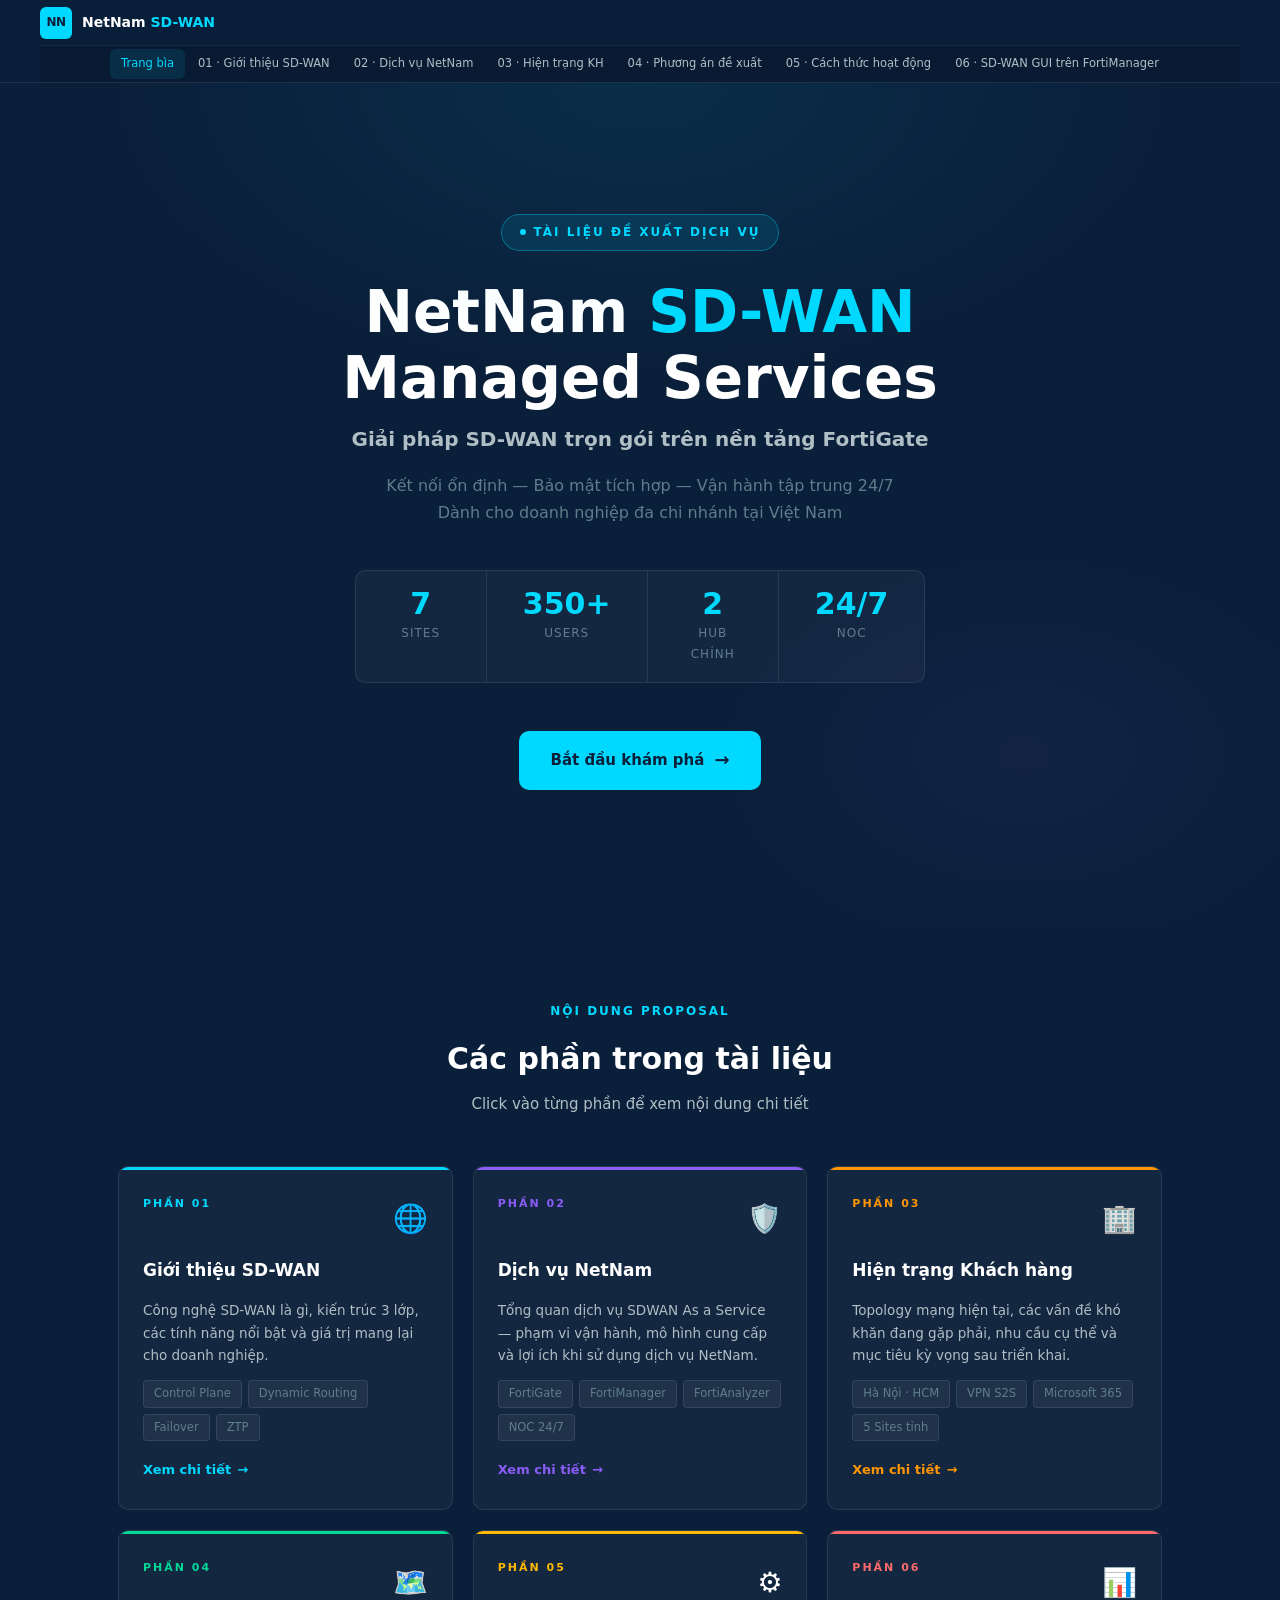
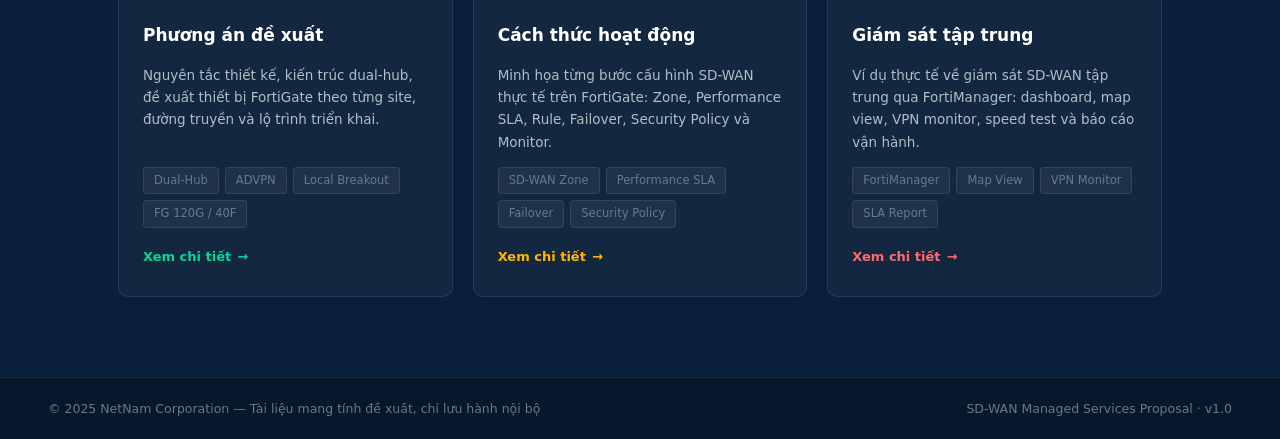
<file: index.html>
<!DOCTYPE html>
<html lang="vi">
<head>
  <meta charset="UTF-8">
  <meta name="viewport" content="width=device-width, initial-scale=1.0">
  <title>NetNam SD-WAN Managed Services — Proposal</title>
  <link rel="stylesheet" href="styles.css">
  <style>
    /* ── Index-specific styles ── */

    /* Full-screen hero */
    .hero {
      min-height: calc(100vh - 62px);
      display: flex; flex-direction: column;
      justify-content: center; align-items: center;
      text-align: center;
      padding: 80px 48px;
      position: relative; overflow: hidden;
    }
    .hero::before {
      content: '';
      position: absolute; inset: 0;
      background:
        radial-gradient(ellipse 60% 50% at 50% 0%, rgba(0,217,255,0.08) 0%, transparent 70%),
        radial-gradient(ellipse 40% 40% at 80% 80%, rgba(139,92,246,0.06) 0%, transparent 60%);
      pointer-events: none;
    }

    .hero-badge {
      display: inline-flex; align-items: center; gap: 8px;
      padding: 7px 18px;
      background: rgba(0,217,255,0.1);
      border: 1px solid rgba(0,217,255,0.35);
      border-radius: 20px;
      font-size: 12px; font-weight: 600;
      color: var(--accent-cyan);
      letter-spacing: 2px; text-transform: uppercase;
      margin-bottom: 28px;
    }
    .hero-badge .dot {
      width: 6px; height: 6px; border-radius: 50%;
      background: var(--accent-cyan);
      animation: pulse 2s infinite;
    }
    @keyframes pulse {
      0%, 100% { opacity: 1; transform: scale(1); }
      50% { opacity: 0.4; transform: scale(0.8); }
    }

    .hero h1 {
      font-size: 58px; font-weight: 800; line-height: 1.15;
      color: var(--text-primary);
      margin-bottom: 10px;
    }
    .hero h1 span { color: var(--accent-cyan); }
    .hero-sub {
      font-size: 20px; font-weight: 700;
      color: var(--text-secondary);
      margin-bottom: 16px;
    }
    .hero-desc {
      font-size: 16px; color: var(--text-muted);
      max-width: 580px; line-height: 1.7;
      margin-bottom: 44px;
    }

    /* Stats bar */
    .hero-stats {
      display: flex; gap: 0;
      background: var(--bg-card);
      border: 1px solid var(--border);
      border-radius: var(--radius);
      overflow: hidden;
      margin-bottom: 48px;
    }
    .hero-stat {
      padding: 18px 36px;
      text-align: center;
      border-right: 1px solid var(--border);
      flex: 1;
    }
    .hero-stat:last-child { border-right: none; }
    .hero-stat-num {
      font-size: 30px; font-weight: 800;
      color: var(--accent-cyan); line-height: 1;
      margin-bottom: 4px;
    }
    .hero-stat-label {
      font-size: 12px; color: var(--text-muted);
      text-transform: uppercase; letter-spacing: 1px;
    }

    /* CTA button */
    .hero-cta {
      display: inline-flex; align-items: center; gap: 10px;
      padding: 14px 32px;
      background: var(--accent-cyan);
      color: var(--bg-primary);
      border-radius: var(--radius);
      font-size: 15px; font-weight: 700;
      transition: var(--transition);
    }
    .hero-cta:hover {
      background: #33e4ff;
      transform: translateY(-2px);
      box-shadow: 0 8px 24px rgba(0,217,255,0.35);
    }
    .hero-cta .arrow {
      font-size: 18px;
      transition: transform var(--transition);
    }
    .hero-cta:hover .arrow { transform: translateX(4px); }

    /* ── Section navigator ── */
    .section-nav {
      padding: 72px 48px 80px;
      max-width: var(--max-w);
      margin: 0 auto;
    }
    .section-nav-header {
      text-align: center; margin-bottom: 48px;
    }
    .section-nav-header .label {
      font-size: 12px; font-weight: 600;
      letter-spacing: 2px; text-transform: uppercase;
      color: var(--accent-cyan);
      margin-bottom: 12px;
    }
    .section-nav-header h2 {
      font-size: 30px; font-weight: 700;
      color: var(--text-primary);
    }
    .section-nav-header p {
      font-size: 15px; color: var(--text-secondary);
      margin-top: 8px;
    }

    /* Section cards */
    .section-cards {
      display: grid;
      grid-template-columns: repeat(3, 1fr);
      gap: 20px;
    }
    .section-card {
      background: var(--bg-card);
      border: 1px solid var(--border);
      border-radius: var(--radius);
      padding: 28px 24px;
      display: flex; flex-direction: column;
      gap: 14px;
      transition: var(--transition);
      position: relative; overflow: hidden;
      cursor: pointer;
    }
    .section-card::before {
      content: ''; position: absolute;
      top: 0; left: 0; right: 0; height: 3px;
    }
    .section-card:nth-child(1)::before { background: var(--accent-cyan); }
    .section-card:nth-child(2)::before { background: var(--accent-purple); }
    .section-card:nth-child(3)::before { background: var(--accent-orange); }
    .section-card:nth-child(4)::before { background: var(--accent-green); }
    .section-card:nth-child(5)::before { background: var(--accent-gold); }
    .section-card:nth-child(6)::before { background: var(--accent-red); }

    .section-card:hover {
      background: var(--bg-card-hover);
      transform: translateY(-3px);
      box-shadow: var(--shadow);
      border-color: rgba(255,255,255,0.15);
    }

    .sc-top {
      display: flex; align-items: flex-start; justify-content: space-between;
    }
    .sc-num {
      font-size: 11px; font-weight: 700;
      letter-spacing: 2px; text-transform: uppercase;
      color: var(--text-muted);
    }
    .section-card:nth-child(1) .sc-num { color: var(--accent-cyan); }
    .section-card:nth-child(2) .sc-num { color: var(--accent-purple); }
    .section-card:nth-child(3) .sc-num { color: var(--accent-orange); }
    .section-card:nth-child(4) .sc-num { color: var(--accent-green); }
    .section-card:nth-child(5) .sc-num { color: var(--accent-gold); }
    .section-card:nth-child(6) .sc-num { color: var(--accent-red); }

    .sc-icon { font-size: 28px; }
    .sc-title {
      font-size: 17px; font-weight: 700; color: var(--text-primary);
    }
    .sc-desc {
      font-size: 13.5px; color: var(--text-secondary); line-height: 1.65;
      flex: 1;
    }
    .sc-topics {
      display: flex; flex-wrap: wrap; gap: 6px;
    }
    .sc-topic {
      font-size: 11.5px;
      padding: 3px 10px;
      border-radius: 4px;
      background: rgba(255,255,255,0.05);
      color: var(--text-muted);
      border: 1px solid var(--border);
    }
    .sc-link {
      display: flex; align-items: center; gap: 6px;
      font-size: 13px; font-weight: 600;
      color: var(--accent-cyan);
      margin-top: 4px;
    }
    .section-card:nth-child(2) .sc-link { color: var(--accent-purple); }
    .section-card:nth-child(3) .sc-link { color: var(--accent-orange); }
    .section-card:nth-child(4) .sc-link { color: var(--accent-green); }
    .section-card:nth-child(5) .sc-link { color: var(--accent-gold); }
    .section-card:nth-child(6) .sc-link { color: var(--accent-red); }
    .sc-link .arr { transition: transform var(--transition); }
    .section-card:hover .sc-link .arr { transform: translateX(4px); }

    /* ── Responsive ── */
    @media (max-width: 900px) {
      .hero h1 { font-size: 38px; }
      .section-cards { grid-template-columns: repeat(2, 1fr); }
      .hero-stats { flex-wrap: wrap; }
      .hero-stat { min-width: 50%; }
      .section-nav { padding-left: 20px; padding-right: 20px; }
    }
    @media (max-width: 600px) {
      .hero { padding: 60px 20px; }
      .hero h1 { font-size: 28px; }
      .hero-sub { font-size: 16px; }
      .section-cards { grid-template-columns: 1fr; }
    }
  </style>
</head>
<body>

  <!-- ══ NAVBAR ══ -->
  <nav class="navbar">
    <div class="navbar-brand">
      <div class="navbar-logo">NN</div>
      <span class="navbar-name">NetNam <span>SD-WAN</span></span>
    </div>
    <ul class="navbar-links">
      <li><a href="index.html" class="active">Trang bìa</a></li>
      <li><a href="01-gioi-thieu-sdwan.html">01 · Giới thiệu SD-WAN</a></li>
      <li><a href="02-dich-vu-netnam.html">02 · Dịch vụ NetNam</a></li>
      <li><a href="03-hien-trang-khach-hang.html">03 · Hiện trạng KH</a></li>
      <li><a href="04-phuong-an-de-xuat.html">04 · Phương án đề xuất</a></li>
      <li><a href="05-cach-thuc-hoat-dong.html">05 · Cách thức hoạt động</a></li>
      <li><a href="06-giam-sat-tap-trung.html">06 · SD-WAN GUI trên FortiManager</a></li>
    </ul>
  </nav>

  <!-- ══ HERO ══ -->
  <section class="hero">
    <div class="hero-badge">
      <span class="dot"></span>
      Tài liệu đề xuất dịch vụ
    </div>

    <h1>NetNam <span>SD-WAN</span><br>Managed Services</h1>
    <p class="hero-sub">Giải pháp SD-WAN trọn gói trên nền tảng FortiGate</p>
    <p class="hero-desc">
      Kết nối ổn định — Bảo mật tích hợp — Vận hành tập trung 24/7<br>
      Dành cho doanh nghiệp đa chi nhánh tại Việt Nam
    </p>

    <div class="hero-stats">
      <div class="hero-stat">
        <div class="hero-stat-num">7</div>
        <div class="hero-stat-label">Sites</div>
      </div>
      <div class="hero-stat">
        <div class="hero-stat-num">350+</div>
        <div class="hero-stat-label">Users</div>
      </div>
      <div class="hero-stat">
        <div class="hero-stat-num">2</div>
        <div class="hero-stat-label">Hub chính</div>
      </div>
      <div class="hero-stat">
        <div class="hero-stat-num">24/7</div>
        <div class="hero-stat-label">NOC</div>
      </div>
    </div>

    <a href="01-gioi-thieu-sdwan.html" class="hero-cta">
      Bắt đầu khám phá <span class="arrow">→</span>
    </a>
  </section>

  <!-- ══ SECTION NAVIGATOR ══ -->
  <div class="section-nav">
    <div class="section-nav-header">
      <p class="label">Nội dung proposal</p>
      <h2>Các phần trong tài liệu</h2>
      <p>Click vào từng phần để xem nội dung chi tiết</p>
    </div>

    <div class="section-cards">

      <!-- Card 01 -->
      <a href="01-gioi-thieu-sdwan.html" class="section-card">
        <div class="sc-top">
          <span class="sc-num">Phần 01</span>
          <span class="sc-icon">🌐</span>
        </div>
        <div class="sc-title">Giới thiệu SD-WAN</div>
        <div class="sc-desc">
          Công nghệ SD-WAN là gì, kiến trúc 3 lớp, các tính năng nổi bật và giá trị mang lại cho doanh nghiệp.
        </div>
        <div class="sc-topics">
          <span class="sc-topic">Control Plane</span>
          <span class="sc-topic">Dynamic Routing</span>
          <span class="sc-topic">Failover</span>
          <span class="sc-topic">ZTP</span>
        </div>
        <div class="sc-link">Xem chi tiết <span class="arr">→</span></div>
      </a>

      <!-- Card 02 -->
      <a href="02-dich-vu-netnam.html" class="section-card">
        <div class="sc-top">
          <span class="sc-num">Phần 02</span>
          <span class="sc-icon">🛡️</span>
        </div>
        <div class="sc-title">Dịch vụ NetNam</div>
        <div class="sc-desc">
          Tổng quan dịch vụ SDWAN As a Service — phạm vi vận hành, mô hình cung cấp và lợi ích khi sử dụng dịch vụ NetNam.
        </div>
        <div class="sc-topics">
          <span class="sc-topic">FortiGate</span>
          <span class="sc-topic">FortiManager</span>
          <span class="sc-topic">FortiAnalyzer</span>
          <span class="sc-topic">NOC 24/7</span>
        </div>
        <div class="sc-link">Xem chi tiết <span class="arr">→</span></div>
      </a>

      <!-- Card 03 -->
      <a href="03-hien-trang-khach-hang.html" class="section-card">
        <div class="sc-top">
          <span class="sc-num">Phần 03</span>
          <span class="sc-icon">🏢</span>
        </div>
        <div class="sc-title">Hiện trạng Khách hàng</div>
        <div class="sc-desc">
          Topology mạng hiện tại, các vấn đề khó khăn đang gặp phải, nhu cầu cụ thể và mục tiêu kỳ vọng sau triển khai.
        </div>
        <div class="sc-topics">
          <span class="sc-topic">Hà Nội · HCM</span>
          <span class="sc-topic">VPN S2S</span>
          <span class="sc-topic">Microsoft 365</span>
          <span class="sc-topic">5 Sites tỉnh</span>
        </div>
        <div class="sc-link">Xem chi tiết <span class="arr">→</span></div>
      </a>

      <!-- Card 04 -->
      <a href="04-phuong-an-de-xuat.html" class="section-card">
        <div class="sc-top">
          <span class="sc-num">Phần 04</span>
          <span class="sc-icon">🗺️</span>
        </div>
        <div class="sc-title">Phương án đề xuất</div>
        <div class="sc-desc">
          Nguyên tắc thiết kế, kiến trúc dual-hub, đề xuất thiết bị FortiGate theo từng site, đường truyền và lộ trình triển khai.
        </div>
        <div class="sc-topics">
          <span class="sc-topic">Dual-Hub</span>
          <span class="sc-topic">ADVPN</span>
          <span class="sc-topic">Local Breakout</span>
          <span class="sc-topic">FG 120G / 40F</span>
        </div>
        <div class="sc-link">Xem chi tiết <span class="arr">→</span></div>
      </a>

      <!-- Card 05 -->
      <a href="05-cach-thuc-hoat-dong.html" class="section-card">
        <div class="sc-top">
          <span class="sc-num">Phần 05</span>
          <span class="sc-icon">⚙️</span>
        </div>
        <div class="sc-title">Cách thức hoạt động</div>
        <div class="sc-desc">
          Minh họa từng bước cấu hình SD-WAN thực tế trên FortiGate: Zone, Performance SLA, Rule, Failover, Security Policy và Monitor.
        </div>
        <div class="sc-topics">
          <span class="sc-topic">SD-WAN Zone</span>
          <span class="sc-topic">Performance SLA</span>
          <span class="sc-topic">Failover</span>
          <span class="sc-topic">Security Policy</span>
        </div>
        <div class="sc-link">Xem chi tiết <span class="arr">→</span></div>
      </a>

      <!-- Card 06 -->
      <a href="06-giam-sat-tap-trung.html" class="section-card">
        <div class="sc-top">
          <span class="sc-num">Phần 06</span>
          <span class="sc-icon">📊</span>
        </div>
        <div class="sc-title">Giám sát tập trung</div>
        <div class="sc-desc">
          Ví dụ thực tế về giám sát SD-WAN tập trung qua FortiManager: dashboard, map view, VPN monitor, speed test và báo cáo vận hành.
        </div>
        <div class="sc-topics">
          <span class="sc-topic">FortiManager</span>
          <span class="sc-topic">Map View</span>
          <span class="sc-topic">VPN Monitor</span>
          <span class="sc-topic">SLA Report</span>
        </div>
        <div class="sc-link">Xem chi tiết <span class="arr">→</span></div>
      </a>

    </div>
  </div>

  <!-- ══ FOOTER ══ -->
  <footer class="footer">
    <span>© 2025 NetNam Corporation — Tài liệu mang tính đề xuất, chỉ lưu hành nội bộ</span>
    <span>SD-WAN Managed Services Proposal · v1.0</span>
  </footer>

</body>
</html>
</file>
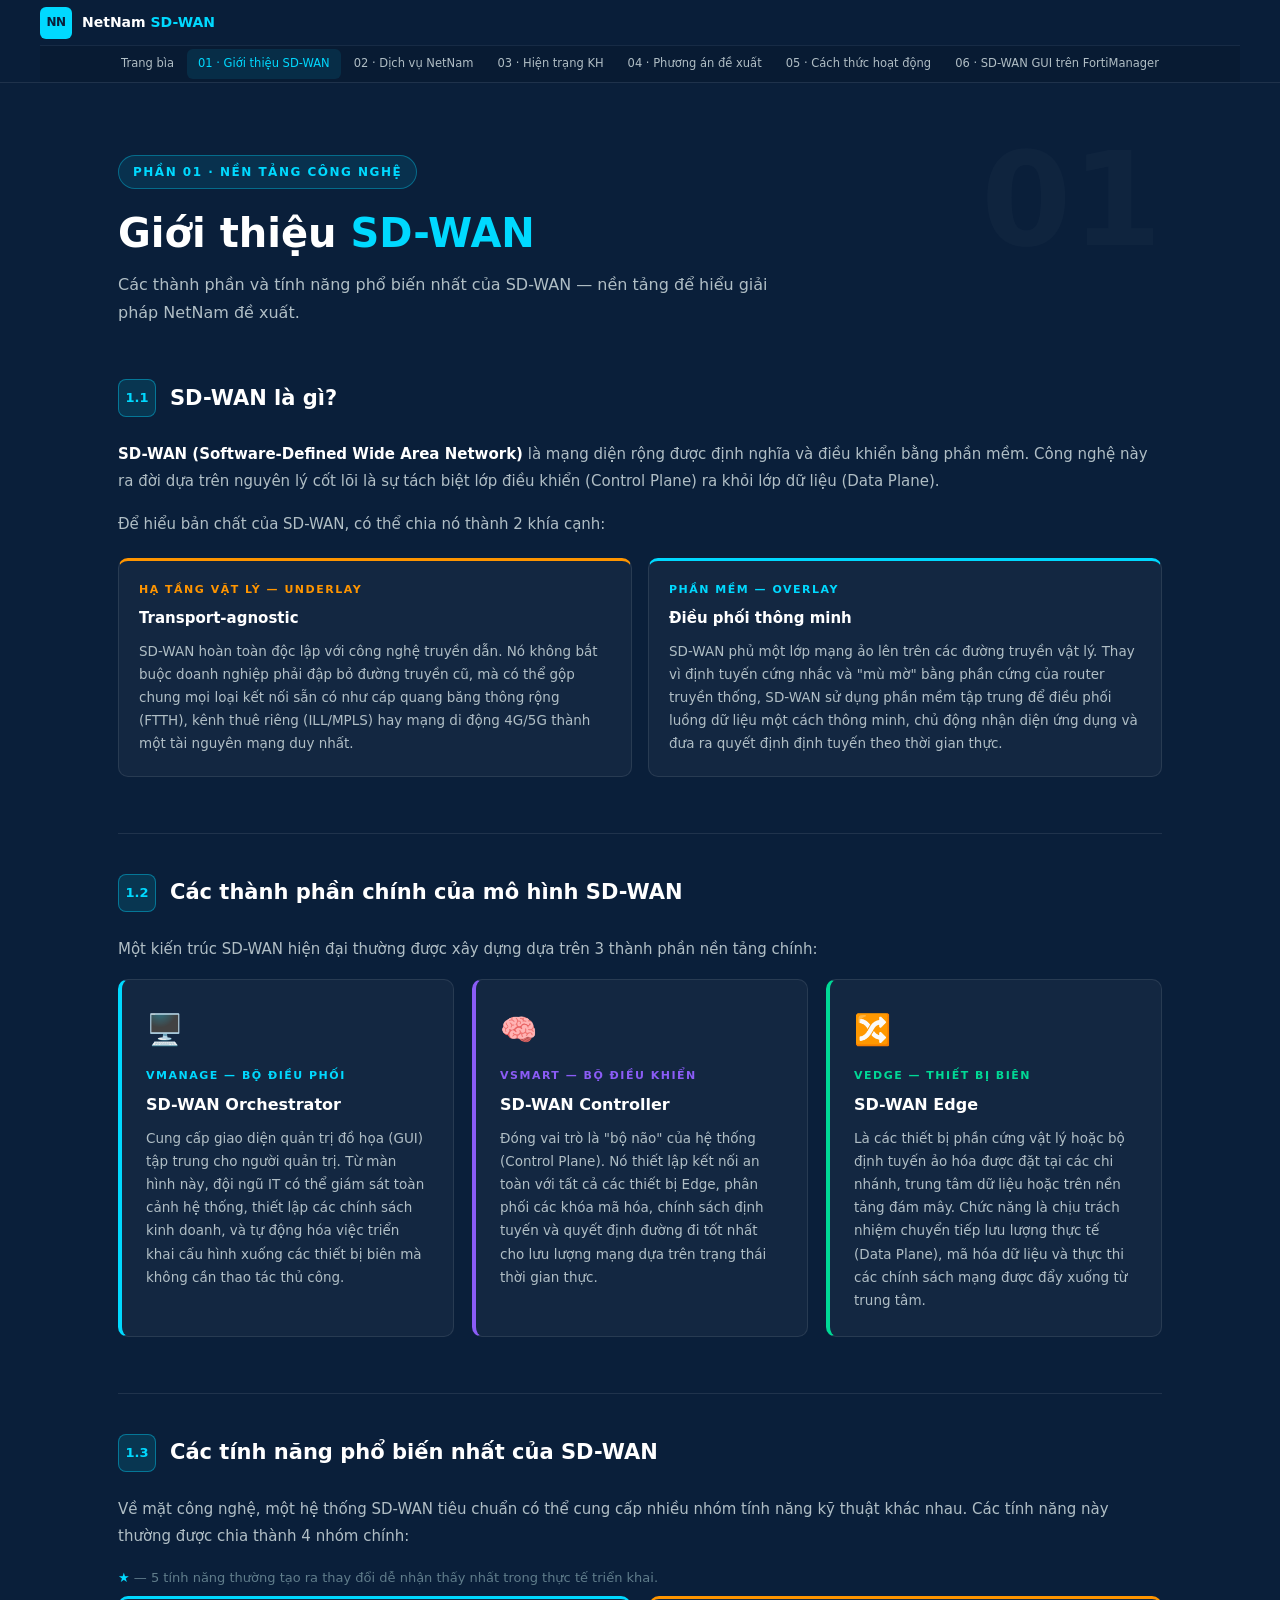
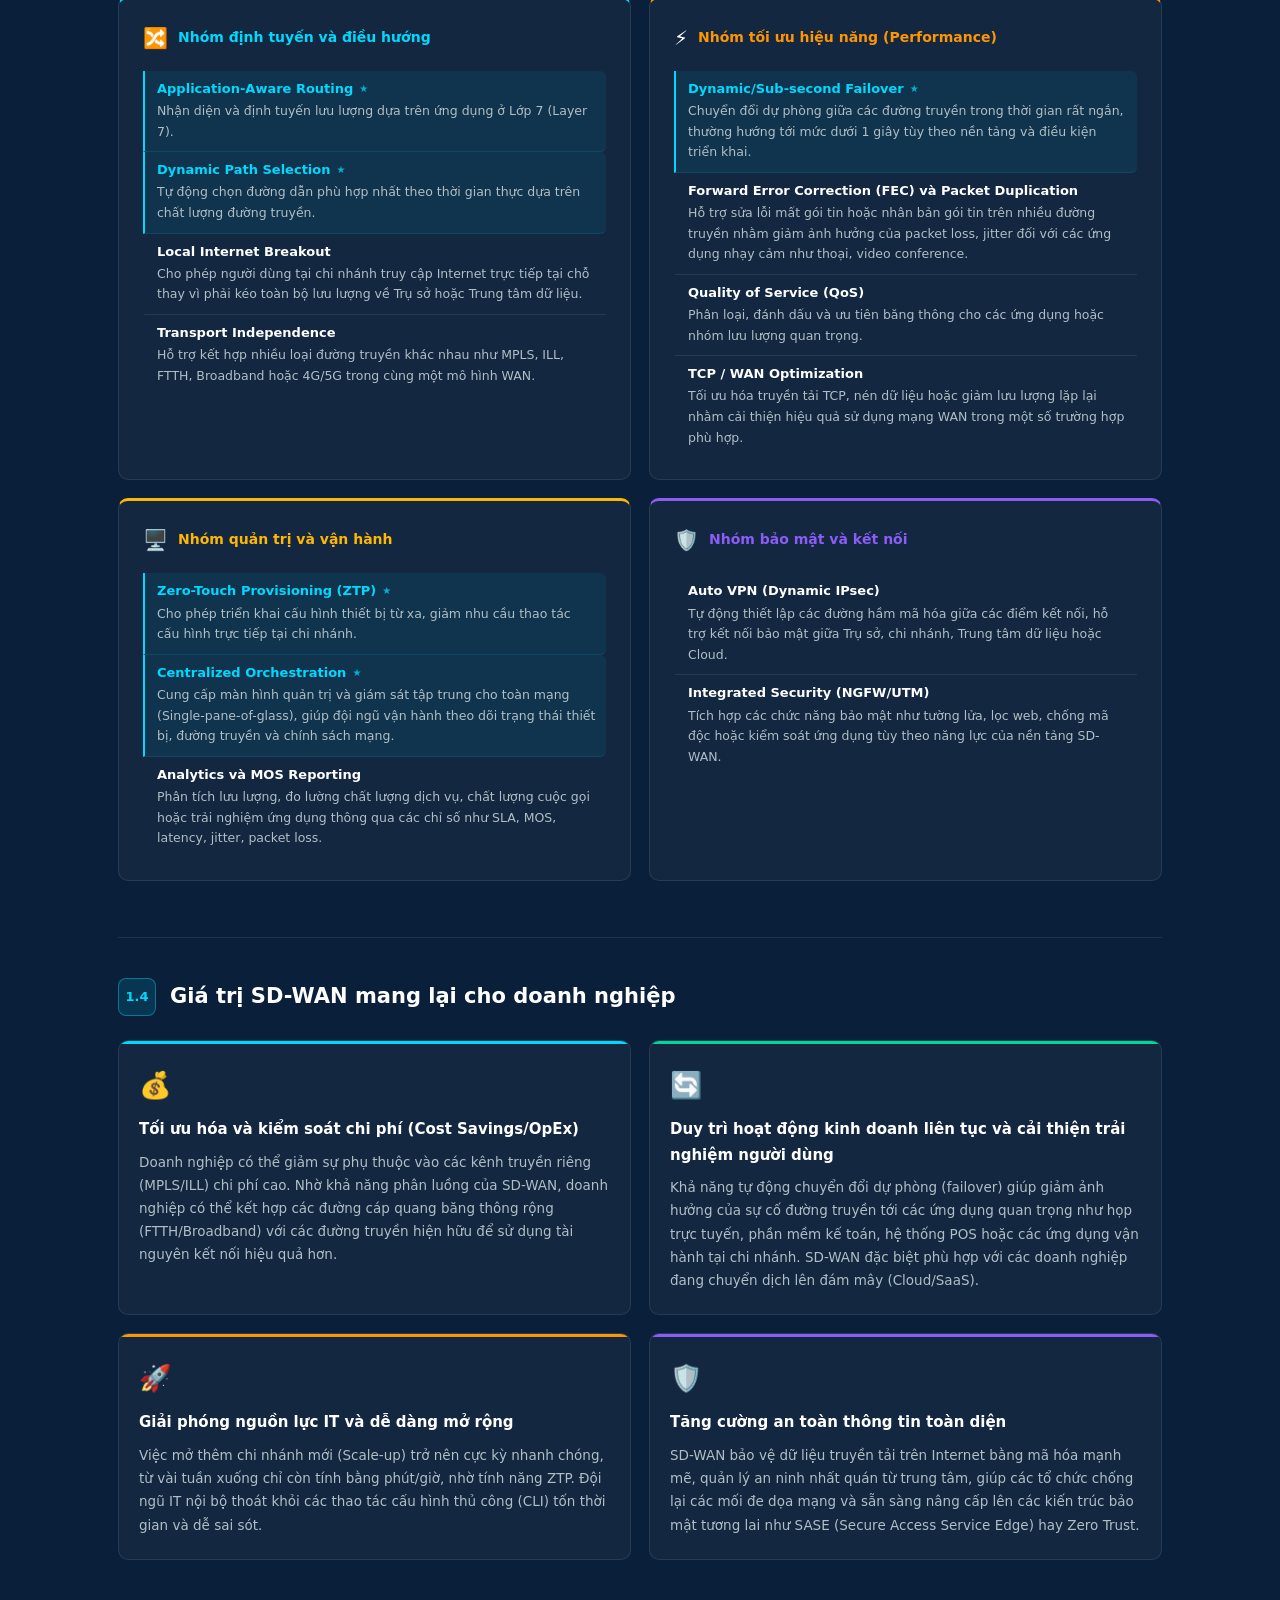
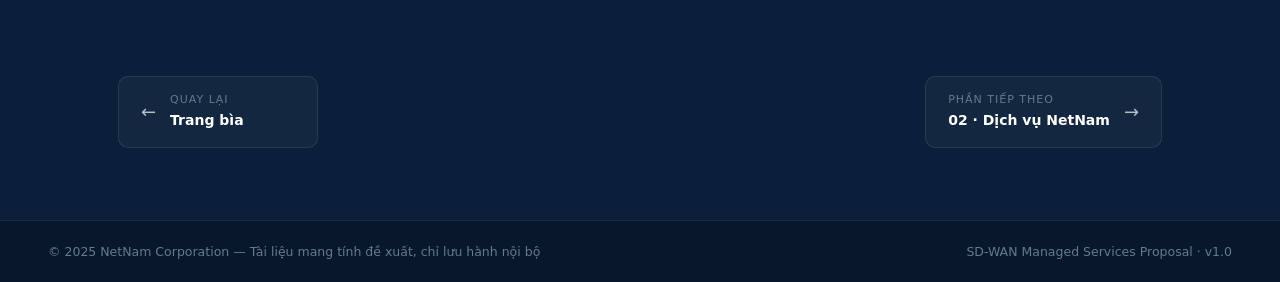
<file: 01-gioi-thieu-sdwan.html>
<!DOCTYPE html>
<html lang="vi">
<head>
  <meta charset="UTF-8">
  <meta name="viewport" content="width=device-width, initial-scale=1.0">
  <title>Giới thiệu SD-WAN — NetNam SD-WAN Proposal</title>
  <link rel="stylesheet" href="styles.css">
  <style>
    /* Component cards & value cards — stretch to equal height */
    .cards-grid .component-card,
    .cards-grid .value-card {
      height: 100%;
    }

    /* ── Two-column (underlay / overlay) ── */
    .two-col {
      display: grid; grid-template-columns: repeat(2, 1fr);
      gap: 16px; margin: 20px 0;
    }
    .two-col-card {
      background: var(--bg-card);
      border: 1px solid var(--border);
      border-radius: var(--radius);
      padding: 20px;
      display: flex; flex-direction: column;
    }
    .two-col-card.underlay { border-top: 3px solid var(--accent-orange); }
    .two-col-card.overlay  { border-top: 3px solid var(--accent-cyan); }
    .tc-label {
      font-size: 11px; font-weight: 700; letter-spacing: 1.5px;
      text-transform: uppercase; margin-bottom: 6px;
    }
    .underlay .tc-label { color: var(--accent-orange); }
    .overlay  .tc-label { color: var(--accent-cyan); }
    .tc-title {
      font-size: 15px; font-weight: 700; color: var(--text-primary);
      margin-bottom: 8px;
    }
    .tc-desc {
      font-size: 13.5px; color: var(--text-secondary); line-height: 1.72;
    }

    /* ── Architecture component cards ── */
    .component-card {
      background: var(--bg-card);
      border: 1px solid var(--border);
      border-radius: var(--radius);
      padding: 24px;
      transition: var(--transition);
      position: relative; overflow: hidden;
      display: flex; flex-direction: column;
    }
    .component-card:hover {
      background: var(--bg-card-hover);
      transform: translateY(-2px);
      box-shadow: var(--shadow-sm);
    }
    .component-card.orchestrator { border-left: 4px solid var(--accent-cyan); }
    .component-card.controller   { border-left: 4px solid var(--accent-purple); }
    .component-card.edge         { border-left: 4px solid var(--accent-green); }
    .comp-icon { font-size: 30px; margin-bottom: 12px; }
    .comp-role {
      font-size: 11px; font-weight: 700; letter-spacing: 1.5px;
      text-transform: uppercase; margin-bottom: 6px;
    }
    .orchestrator .comp-role { color: var(--accent-cyan); }
    .controller   .comp-role { color: var(--accent-purple); }
    .edge         .comp-role { color: var(--accent-green); }
    .comp-name {
      font-size: 16px; font-weight: 700;
      color: var(--text-primary); margin-bottom: 8px;
    }
    .comp-desc {
      font-size: 13.5px; color: var(--text-secondary); line-height: 1.72;
    }

    /* ── Feature group CARDS (2×2 grid) ── */
    .feat-group-card {
      background: var(--bg-card);
      border: 1px solid var(--border);
      border-radius: var(--radius);
      padding: 22px 24px;
      transition: var(--transition);
      position: relative; overflow: hidden;
      display: flex; flex-direction: column;
    }
    .feat-group-card:hover {
      background: var(--bg-card-hover);
      box-shadow: var(--shadow-sm);
    }
    .feat-group-card.g1 { border-top: 3px solid var(--accent-cyan); }
    .feat-group-card.g2 { border-top: 3px solid var(--accent-orange); }
    .feat-group-card.g3 { border-top: 3px solid var(--accent-gold); }
    .feat-group-card.g4 { border-top: 3px solid var(--accent-purple); }

    .fg-header {
      display: flex; align-items: center; gap: 10px;
      margin-bottom: 16px;
    }
    .fg-icon { font-size: 20px; }
    .fg-title {
      font-size: 14px; font-weight: 700;
    }
    .g1 .fg-title { color: var(--accent-cyan); }
    .g2 .fg-title { color: var(--accent-orange); }
    .g3 .fg-title { color: var(--accent-gold); }
    .g4 .fg-title { color: var(--accent-purple); }

    /* ── Feature item list — label + desc stacked ── */
    .fg-list { list-style: none; flex: 1; }
    .fg-list li {
      padding: 9px 10px 9px 12px;
      border-left: 2px solid transparent;
      border-bottom: 1px solid var(--border);
      margin-bottom: 0;
      transition: var(--transition);
    }
    .fg-list li:last-child { border-bottom: none; }
    .fi-name {
      font-size: 13px; font-weight: 700;
      color: var(--text-primary);
      margin-bottom: 3px;
      line-height: 1.4;
    }
    .fi-desc {
      font-size: 12.5px; color: var(--text-secondary);
      line-height: 1.65;
    }

    /* Highlighted item — marked as top-5 */
    .fg-list li.featured {
      background: rgba(0,217,255,0.07);
      border-left: 2px solid var(--accent-cyan);
      border-bottom-color: rgba(0,217,255,0.12);
      border-radius: 0 6px 6px 0;
    }
    .fg-list li.featured .fi-name {
      color: var(--accent-cyan);
      display: flex; align-items: center; gap: 6px;
    }
    .fg-list li.featured .fi-name::after {
      content: '★';
      font-size: 10px;
      opacity: 0.75;
      flex-shrink: 0;
    }

    /* ── Value cards ── */
    .value-card {
      background: var(--bg-card);
      border: 1px solid var(--border);
      border-radius: var(--radius);
      padding: 22px 20px;
      transition: var(--transition);
      position: relative; overflow: hidden;
      display: flex; flex-direction: column;
    }
    .value-card::before {
      content: ''; position: absolute;
      top: 0; left: 0; right: 0; height: 3px;
    }
    .value-card:nth-child(1)::before { background: var(--accent-cyan); }
    .value-card:nth-child(2)::before { background: var(--accent-green); }
    .value-card:nth-child(3)::before { background: var(--accent-orange); }
    .value-card:nth-child(4)::before { background: var(--accent-purple); }
    .value-card:hover {
      background: var(--bg-card-hover);
      transform: translateY(-2px);
      box-shadow: var(--shadow-sm);
    }
    .value-card-icon { font-size: 26px; margin-bottom: 10px; }
    .value-card h3 {
      font-size: 15px; font-weight: 700;
      color: var(--text-primary); margin-bottom: 8px;
    }
    .value-card p {
      font-size: 13.5px; color: var(--text-secondary); line-height: 1.72;
    }

    @media (max-width: 760px) {
      .two-col, .hl-cards { grid-template-columns: 1fr; }
    }
  </style>
</head>
<body>

  <!-- ══ NAVBAR ══ -->
  <nav class="navbar">
    <div class="navbar-brand">
      <div class="navbar-logo">NN</div>
      <span class="navbar-name">NetNam <span>SD-WAN</span></span>
    </div>
    <ul class="navbar-links">
      <li><a href="index.html">Trang bìa</a></li>
      <li><a href="01-gioi-thieu-sdwan.html" class="active">01 · Giới thiệu SD-WAN</a></li>
      <li><a href="02-dich-vu-netnam.html">02 · Dịch vụ NetNam</a></li>
      <li><a href="03-hien-trang-khach-hang.html">03 · Hiện trạng KH</a></li>
      <li><a href="04-phuong-an-de-xuat.html">04 · Phương án đề xuất</a></li>
      <li><a href="05-cach-thuc-hoat-dong.html">05 · Cách thức hoạt động</a></li>
      <li><a href="06-giam-sat-tap-trung.html">06 · SD-WAN GUI trên FortiManager</a></li>
    </ul>
  </nav>

  <!-- ══ PAGE HERO ══ -->
  <header class="page-hero">
    <div class="hero-badge">Phần 01 · Nền tảng công nghệ</div>
    <h1>Giới thiệu <span style="color:var(--accent-cyan)">SD-WAN</span></h1>
    <p class="hero-desc">
      Các thành phần và tính năng phổ biến nhất của SD-WAN — nền tảng để hiểu giải pháp NetNam đề xuất.
    </p>
    <div class="ghost-number">01</div>
  </header>

  <!-- ══ CONTENT ══ -->
  <main class="content">

    <!-- ─── 1.1 SD-WAN là gì ─── -->
    <div class="section-block">
      <div class="section-heading">
        <div class="section-num">1.1</div>
        <h2>SD-WAN là gì?</h2>
      </div>

      <p class="prose">
        <strong>SD-WAN (Software-Defined Wide Area Network)</strong> là mạng diện rộng được định nghĩa và điều khiển bằng phần mềm. Công nghệ này ra đời dựa trên nguyên lý cốt lõi là sự tách biệt lớp điều khiển (Control Plane) ra khỏi lớp dữ liệu (Data Plane).
      </p>

      <p class="prose">Để hiểu bản chất của SD-WAN, có thể chia nó thành 2 khía cạnh:</p>

      <div class="two-col">
        <div class="two-col-card underlay">
          <div class="tc-label">Hạ tầng vật lý — Underlay</div>
          <div class="tc-title">Transport-agnostic</div>
          <div class="tc-desc">
            SD-WAN hoàn toàn độc lập với công nghệ truyền dẫn. Nó không bắt buộc doanh nghiệp phải đập bỏ đường truyền cũ, mà có thể gộp chung mọi loại kết nối sẵn có như cáp quang băng thông rộng (FTTH), kênh thuê riêng (ILL/MPLS) hay mạng di động 4G/5G thành một tài nguyên mạng duy nhất.
          </div>
        </div>
        <div class="two-col-card overlay">
          <div class="tc-label">Phần mềm — Overlay</div>
          <div class="tc-title">Điều phối thông minh</div>
          <div class="tc-desc">
            SD-WAN phủ một lớp mạng ảo lên trên các đường truyền vật lý. Thay vì định tuyến cứng nhắc và "mù mờ" bằng phần cứng của router truyền thống, SD-WAN sử dụng phần mềm tập trung để điều phối luồng dữ liệu một cách thông minh, chủ động nhận diện ứng dụng và đưa ra quyết định định tuyến theo thời gian thực.
          </div>
        </div>
      </div>
    </div>

    <div class="divider"></div>

    <!-- ─── 1.2 Các thành phần chính ─── -->
    <div class="section-block">
      <div class="section-heading">
        <div class="section-num">1.2</div>
        <h2>Các thành phần chính của mô hình SD-WAN</h2>
      </div>

      <p class="prose">
        Một kiến trúc SD-WAN hiện đại thường được xây dựng dựa trên 3 thành phần nền tảng chính:
      </p>

      <div class="cards-grid cols-3">

        <div class="component-card orchestrator">
          <div class="comp-icon">🖥️</div>
          <div class="comp-role">vManage — Bộ điều phối</div>
          <div class="comp-name">SD-WAN Orchestrator</div>
          <div class="comp-desc">
            Cung cấp giao diện quản trị đồ họa (GUI) tập trung cho người quản trị. Từ màn hình này, đội ngũ IT có thể giám sát toàn cảnh hệ thống, thiết lập các chính sách kinh doanh, và tự động hóa việc triển khai cấu hình xuống các thiết bị biên mà không cần thao tác thủ công.
          </div>
        </div>

        <div class="component-card controller">
          <div class="comp-icon">🧠</div>
          <div class="comp-role">vSmart — Bộ điều khiển</div>
          <div class="comp-name">SD-WAN Controller</div>
          <div class="comp-desc">
            Đóng vai trò là "bộ não" của hệ thống (Control Plane). Nó thiết lập kết nối an toàn với tất cả các thiết bị Edge, phân phối các khóa mã hóa, chính sách định tuyến và quyết định đường đi tốt nhất cho lưu lượng mạng dựa trên trạng thái thời gian thực.
          </div>
        </div>

        <div class="component-card edge">
          <div class="comp-icon">🔀</div>
          <div class="comp-role">vEdge — Thiết bị biên</div>
          <div class="comp-name">SD-WAN Edge</div>
          <div class="comp-desc">
            Là các thiết bị phần cứng vật lý hoặc bộ định tuyến ảo hóa được đặt tại các chi nhánh, trung tâm dữ liệu hoặc trên nền tảng đám mây. Chức năng là chịu trách nhiệm chuyển tiếp lưu lượng thực tế (Data Plane), mã hóa dữ liệu và thực thi các chính sách mạng được đẩy xuống từ trung tâm.
          </div>
        </div>

      </div>
    </div>

    <div class="divider"></div>

    <!-- ─── 1.3 Các tính năng phổ biến ─── -->
    <div class="section-block">
      <div class="section-heading">
        <div class="section-num">1.3</div>
        <h2>Các tính năng phổ biến nhất của SD-WAN</h2>
      </div>

      <p class="prose">
        Về mặt công nghệ, một hệ thống SD-WAN tiêu chuẩn có thể cung cấp nhiều nhóm tính năng kỹ thuật khác nhau. Các tính năng này thường được chia thành 4 nhóm chính:
      </p>

      <p class="prose" style="margin-bottom:6px; font-size:13px; color:var(--text-muted);">
        <span style="color:var(--accent-cyan); font-weight:700;">★</span> — 5 tính năng thường tạo ra thay đổi dễ nhận thấy nhất trong thực tế triển khai.
      </p>

      <!-- 4 Nhóm tính năng dạng card 2×2 -->
      <div class="cards-grid cols-2 feat-groups">

        <!-- Nhóm 1: Định tuyến và điều hướng -->
        <div class="feat-group-card g1">
          <div class="fg-header">
            <span class="fg-icon">🔀</span>
            <span class="fg-title">Nhóm định tuyến và điều hướng</span>
          </div>
          <ul class="fg-list">
            <li class="featured">
              <div class="fi-name">Application-Aware Routing</div>
              <div class="fi-desc">Nhận diện và định tuyến lưu lượng dựa trên ứng dụng ở Lớp 7 (Layer 7).</div>
            </li>
            <li class="featured">
              <div class="fi-name">Dynamic Path Selection</div>
              <div class="fi-desc">Tự động chọn đường dẫn phù hợp nhất theo thời gian thực dựa trên chất lượng đường truyền.</div>
            </li>
            <li>
              <div class="fi-name">Local Internet Breakout</div>
              <div class="fi-desc">Cho phép người dùng tại chi nhánh truy cập Internet trực tiếp tại chỗ thay vì phải kéo toàn bộ lưu lượng về Trụ sở hoặc Trung tâm dữ liệu.</div>
            </li>
            <li>
              <div class="fi-name">Transport Independence</div>
              <div class="fi-desc">Hỗ trợ kết hợp nhiều loại đường truyền khác nhau như MPLS, ILL, FTTH, Broadband hoặc 4G/5G trong cùng một mô hình WAN.</div>
            </li>
          </ul>
        </div>

        <!-- Nhóm 2: Hiệu năng -->
        <div class="feat-group-card g2">
          <div class="fg-header">
            <span class="fg-icon">⚡</span>
            <span class="fg-title">Nhóm tối ưu hiệu năng (Performance)</span>
          </div>
          <ul class="fg-list">
            <li class="featured">
              <div class="fi-name">Dynamic/Sub-second Failover</div>
              <div class="fi-desc">Chuyển đổi dự phòng giữa các đường truyền trong thời gian rất ngắn, thường hướng tới mức dưới 1 giây tùy theo nền tảng và điều kiện triển khai.</div>
            </li>
            <li>
              <div class="fi-name">Forward Error Correction (FEC) và Packet Duplication</div>
              <div class="fi-desc">Hỗ trợ sửa lỗi mất gói tin hoặc nhân bản gói tin trên nhiều đường truyền nhằm giảm ảnh hưởng của packet loss, jitter đối với các ứng dụng nhạy cảm như thoại, video conference.</div>
            </li>
            <li>
              <div class="fi-name">Quality of Service (QoS)</div>
              <div class="fi-desc">Phân loại, đánh dấu và ưu tiên băng thông cho các ứng dụng hoặc nhóm lưu lượng quan trọng.</div>
            </li>
            <li>
              <div class="fi-name">TCP / WAN Optimization</div>
              <div class="fi-desc">Tối ưu hóa truyền tải TCP, nén dữ liệu hoặc giảm lưu lượng lặp lại nhằm cải thiện hiệu quả sử dụng mạng WAN trong một số trường hợp phù hợp.</div>
            </li>
          </ul>
        </div>

        <!-- Nhóm 3: Quản trị và vận hành -->
        <div class="feat-group-card g3">
          <div class="fg-header">
            <span class="fg-icon">🖥️</span>
            <span class="fg-title">Nhóm quản trị và vận hành</span>
          </div>
          <ul class="fg-list">
            <li class="featured">
              <div class="fi-name">Zero-Touch Provisioning (ZTP)</div>
              <div class="fi-desc">Cho phép triển khai cấu hình thiết bị từ xa, giảm nhu cầu thao tác cấu hình trực tiếp tại chi nhánh.</div>
            </li>
            <li class="featured">
              <div class="fi-name">Centralized Orchestration</div>
              <div class="fi-desc">Cung cấp màn hình quản trị và giám sát tập trung cho toàn mạng (Single-pane-of-glass), giúp đội ngũ vận hành theo dõi trạng thái thiết bị, đường truyền và chính sách mạng.</div>
            </li>
            <li>
              <div class="fi-name">Analytics và MOS Reporting</div>
              <div class="fi-desc">Phân tích lưu lượng, đo lường chất lượng dịch vụ, chất lượng cuộc gọi hoặc trải nghiệm ứng dụng thông qua các chỉ số như SLA, MOS, latency, jitter, packet loss.</div>
            </li>
          </ul>
        </div>

        <!-- Nhóm 4: Bảo mật và kết nối -->
        <div class="feat-group-card g4">
          <div class="fg-header">
            <span class="fg-icon">🛡️</span>
            <span class="fg-title">Nhóm bảo mật và kết nối</span>
          </div>
          <ul class="fg-list">
            <li>
              <div class="fi-name">Auto VPN (Dynamic IPsec)</div>
              <div class="fi-desc">Tự động thiết lập các đường hầm mã hóa giữa các điểm kết nối, hỗ trợ kết nối bảo mật giữa Trụ sở, chi nhánh, Trung tâm dữ liệu hoặc Cloud.</div>
            </li>
            <li>
              <div class="fi-name">Integrated Security (NGFW/UTM)</div>
              <div class="fi-desc">Tích hợp các chức năng bảo mật như tường lửa, lọc web, chống mã độc hoặc kiểm soát ứng dụng tùy theo năng lực của nền tảng SD-WAN.</div>
            </li>
          </ul>
        </div>

      </div>
    </div>

    <div class="divider"></div>

    <!-- ─── 1.4 Giá trị mang lại ─── -->
    <div class="section-block">
      <div class="section-heading">
        <div class="section-num">1.4</div>
        <h2>Giá trị SD-WAN mang lại cho doanh nghiệp</h2>
      </div>

      <div class="cards-grid cols-2">

        <div class="value-card">
          <div class="value-card-icon">💰</div>
          <h3>Tối ưu hóa và kiểm soát chi phí (Cost Savings/OpEx)</h3>
          <p>Doanh nghiệp có thể giảm sự phụ thuộc vào các kênh truyền riêng (MPLS/ILL) chi phí cao. Nhờ khả năng phân luồng của SD-WAN, doanh nghiệp có thể kết hợp các đường cáp quang băng thông rộng (FTTH/Broadband) với các đường truyền hiện hữu để sử dụng tài nguyên kết nối hiệu quả hơn.</p>
        </div>

        <div class="value-card">
          <div class="value-card-icon">🔄</div>
          <h3>Duy trì hoạt động kinh doanh liên tục và cải thiện trải nghiệm người dùng</h3>
          <p>Khả năng tự động chuyển đổi dự phòng (failover) giúp giảm ảnh hưởng của sự cố đường truyền tới các ứng dụng quan trọng như họp trực tuyến, phần mềm kế toán, hệ thống POS hoặc các ứng dụng vận hành tại chi nhánh. SD-WAN đặc biệt phù hợp với các doanh nghiệp đang chuyển dịch lên đám mây (Cloud/SaaS).</p>
        </div>

        <div class="value-card">
          <div class="value-card-icon">🚀</div>
          <h3>Giải phóng nguồn lực IT và dễ dàng mở rộng</h3>
          <p>Việc mở thêm chi nhánh mới (Scale-up) trở nên cực kỳ nhanh chóng, từ vài tuần xuống chỉ còn tính bằng phút/giờ, nhờ tính năng ZTP. Đội ngũ IT nội bộ thoát khỏi các thao tác cấu hình thủ công (CLI) tốn thời gian và dễ sai sót.</p>
        </div>

        <div class="value-card">
          <div class="value-card-icon">🛡️</div>
          <h3>Tăng cường an toàn thông tin toàn diện</h3>
          <p>SD-WAN bảo vệ dữ liệu truyền tải trên Internet bằng mã hóa mạnh mẽ, quản lý an ninh nhất quán từ trung tâm, giúp các tổ chức chống lại các mối đe dọa mạng và sẵn sàng nâng cấp lên các kiến trúc bảo mật tương lai như SASE (Secure Access Service Edge) hay Zero Trust.</p>
        </div>

      </div>
    </div>

  </main><!-- end .content -->

  <!-- ══ PAGE NAVIGATION ══ -->
  <nav class="page-nav">
    <a href="index.html" class="nav-btn prev">
      <span class="nav-arrow">←</span>
      <span class="nav-text">
        <span class="nav-lbl">Quay lại</span>
        <span class="nav-ttl">Trang bìa</span>
      </span>
    </a>
    <a href="02-dich-vu-netnam.html" class="nav-btn next">
      <span class="nav-arrow">→</span>
      <span class="nav-text">
        <span class="nav-lbl">Phần tiếp theo</span>
        <span class="nav-ttl">02 · Dịch vụ NetNam</span>
      </span>
    </a>
  </nav>

  <!-- ══ FOOTER ══ -->
  <footer class="footer">
    <span>© 2025 NetNam Corporation — Tài liệu mang tính đề xuất, chỉ lưu hành nội bộ</span>
    <span>SD-WAN Managed Services Proposal · v1.0</span>
  </footer>

</body>
</html>
</file>
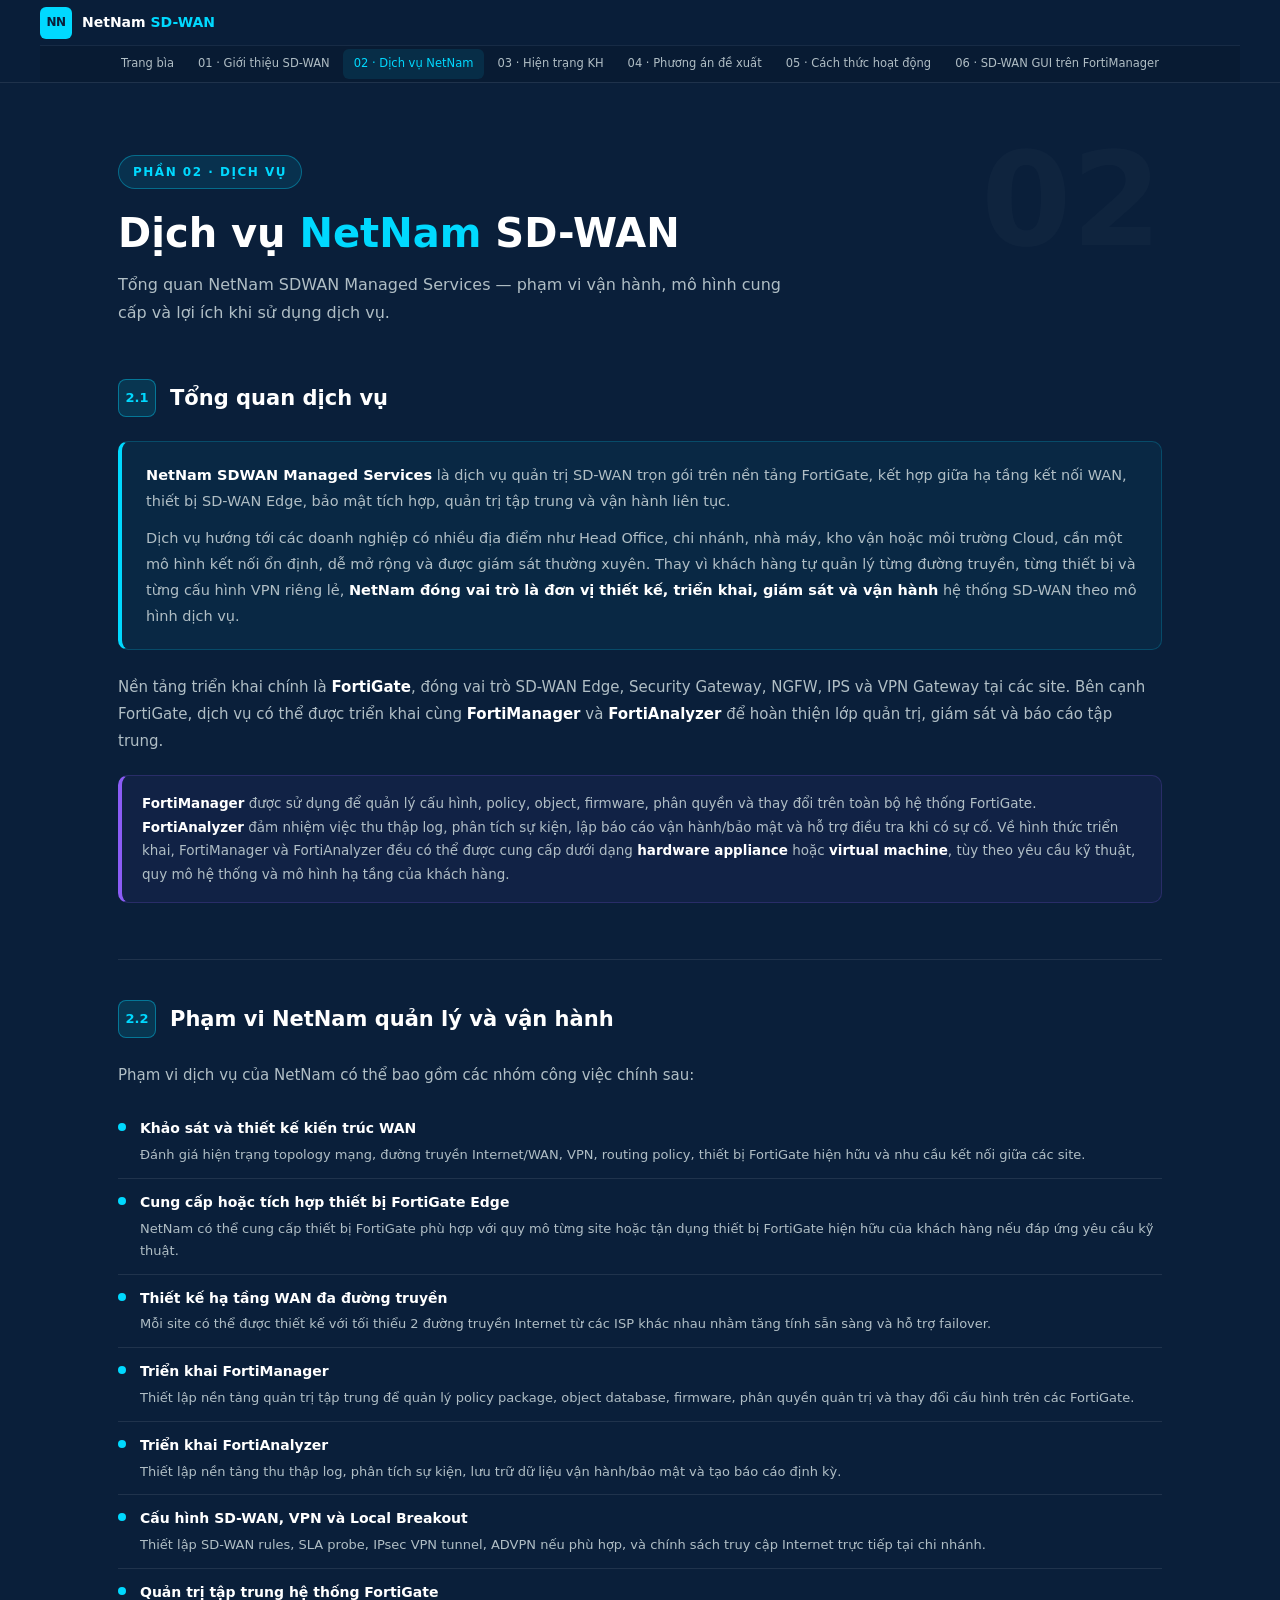
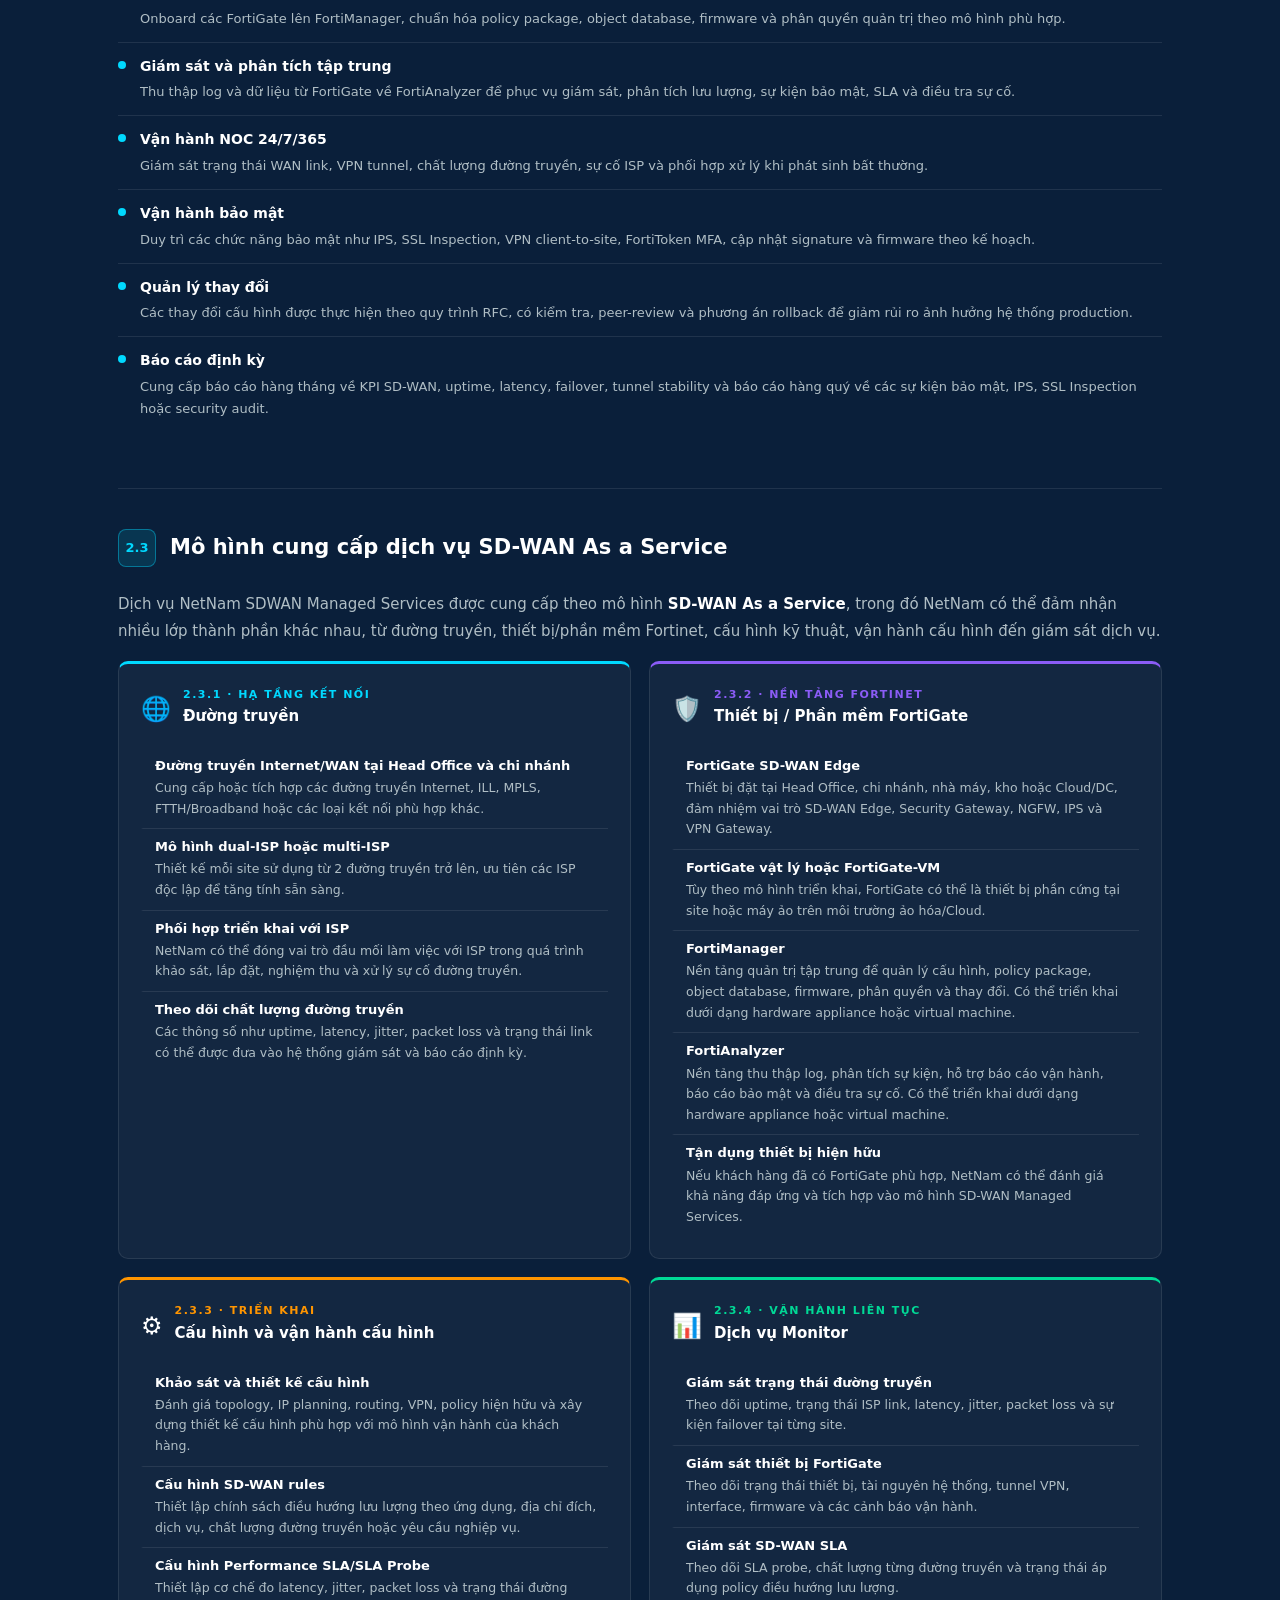
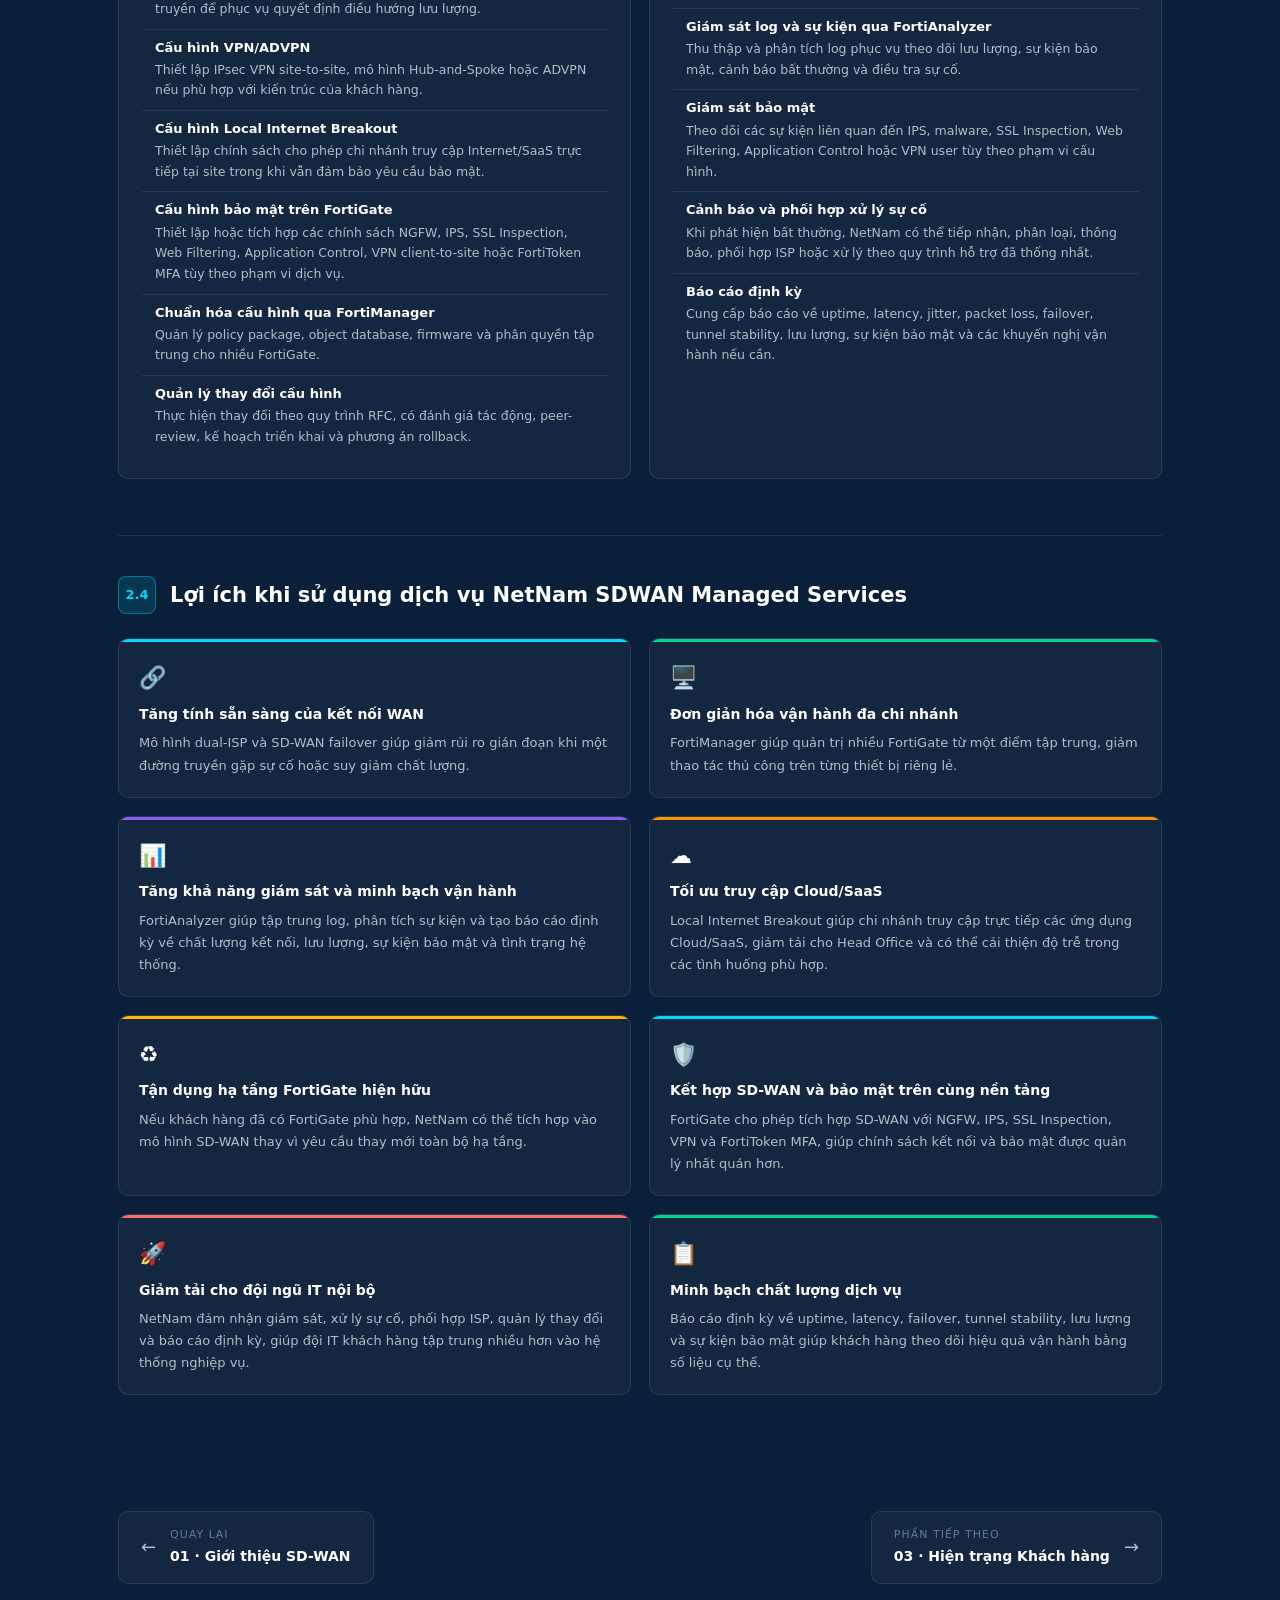
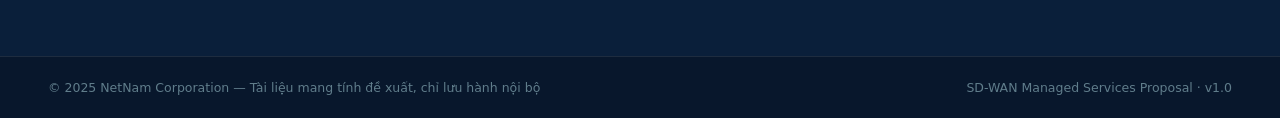
<file: 02-dich-vu-netnam.html>
<!DOCTYPE html>
<html lang="vi">
<head>
  <meta charset="UTF-8">
  <meta name="viewport" content="width=device-width, initial-scale=1.0">
  <title>Dịch vụ NetNam — NetNam SD-WAN Proposal</title>
  <link rel="stylesheet" href="styles.css">
  <style>
    /* ── Page-02 specific styles ── */

    /* All cards stretch to equal height per row */
    .cards-grid .svc-card,
    .cards-grid .benefit-card { height: 100%; }

    /* ── Overview highlight box ── */
    .overview-box {
      background: rgba(0,217,255,0.05);
      border: 1px solid rgba(0,217,255,0.2);
      border-left: 4px solid var(--accent-cyan);
      border-radius: var(--radius);
      padding: 20px 24px;
      margin-bottom: 24px;
    }
    .overview-box p {
      font-size: 14.5px; color: var(--text-secondary); line-height: 1.8;
      margin-bottom: 10px;
    }
    .overview-box p:last-child { margin-bottom: 0; }
    .overview-box strong { color: var(--text-primary); }

    /* ── Service model cards (2.3) ── */
    .svc-card {
      background: var(--bg-card);
      border: 1px solid var(--border);
      border-radius: var(--radius);
      padding: 22px 22px;
      transition: var(--transition);
      position: relative; overflow: hidden;
      display: flex; flex-direction: column;
    }
    .svc-card:hover {
      background: var(--bg-card-hover);
      transform: translateY(-2px);
      box-shadow: var(--shadow-sm);
    }
    .svc-card.c1 { border-top: 3px solid var(--accent-cyan); }
    .svc-card.c2 { border-top: 3px solid var(--accent-purple); }
    .svc-card.c3 { border-top: 3px solid var(--accent-orange); }
    .svc-card.c4 { border-top: 3px solid var(--accent-green); }

    .svc-card-header {
      display: flex; align-items: center; gap: 12px;
      margin-bottom: 14px;
    }
    .svc-icon { font-size: 24px; flex-shrink: 0; }
    .svc-label {
      font-size: 11px; font-weight: 700; letter-spacing: 1.5px;
      text-transform: uppercase;
    }
    .c1 .svc-label { color: var(--accent-cyan); }
    .c2 .svc-label { color: var(--accent-purple); }
    .c3 .svc-label { color: var(--accent-orange); }
    .c4 .svc-label { color: var(--accent-green); }

    .svc-title {
      font-size: 15px; font-weight: 700;
      color: var(--text-primary); margin-bottom: 4px;
    }
    /* Stacked label + desc inside svc cards */
    .svc-card .svc-list { list-style: none; flex: 1; }
    .svc-card .svc-list li {
      padding: 9px 10px 9px 12px;
      border-left: 2px solid transparent;
      border-bottom: 1px solid var(--border);
    }
    .svc-card .svc-list li:last-child { border-bottom: none; }
    .svc-card .svc-list .fi-name {
      font-size: 13px; font-weight: 700;
      color: var(--text-primary);
      margin-bottom: 3px; line-height: 1.4;
    }
    .svc-card .svc-list .fi-desc {
      font-size: 12.5px; color: var(--text-secondary);
      line-height: 1.65;
    }

    /* ── Benefit cards (2.4) ── */
    .benefit-card {
      background: var(--bg-card);
      border: 1px solid var(--border);
      border-radius: var(--radius);
      padding: 20px 20px;
      transition: var(--transition);
      position: relative; overflow: hidden;
      display: flex; flex-direction: column;
      gap: 8px;
    }
    .benefit-card:hover {
      background: var(--bg-card-hover);
      transform: translateY(-2px);
      box-shadow: var(--shadow-sm);
    }
    .benefit-card::before {
      content: ''; position: absolute;
      top: 0; left: 0; right: 0; height: 3px;
    }
    .benefit-card:nth-child(1)::before { background: var(--accent-cyan); }
    .benefit-card:nth-child(2)::before { background: var(--accent-green); }
    .benefit-card:nth-child(3)::before { background: var(--accent-purple); }
    .benefit-card:nth-child(4)::before { background: var(--accent-orange); }
    .benefit-card:nth-child(5)::before { background: var(--accent-gold); }
    .benefit-card:nth-child(6)::before { background: var(--accent-cyan); }
    .benefit-card:nth-child(7)::before { background: var(--accent-red); }
    .benefit-card:nth-child(8)::before { background: var(--accent-green); }

    .benefit-icon { font-size: 22px; }
    .benefit-title {
      font-size: 14px; font-weight: 700; color: var(--text-primary);
      line-height: 1.4;
    }
    .benefit-desc {
      font-size: 13px; color: var(--text-secondary); line-height: 1.7;
    }

    /* ── Scope list items ── */
    .scope-item {
      display: flex; align-items: flex-start; gap: 14px;
      padding: 12px 0;
      border-bottom: 1px solid var(--border);
    }
    .scope-item:last-child { border-bottom: none; }
    .scope-dot {
      width: 8px; height: 8px; border-radius: 50%;
      background: var(--accent-cyan);
      flex-shrink: 0; margin-top: 6px;
    }
    .scope-body { flex: 1; }
    .scope-name {
      font-size: 14px; font-weight: 700;
      color: var(--text-primary); margin-bottom: 3px;
    }
    .scope-desc {
      font-size: 13px; color: var(--text-secondary); line-height: 1.68;
    }

    /* ── Platform note ── */
    .platform-note {
      background: rgba(139,92,246,0.06);
      border: 1px solid rgba(139,92,246,0.2);
      border-left: 4px solid var(--accent-purple);
      border-radius: var(--radius);
      padding: 16px 20px;
      margin-top: 20px;
      font-size: 13.5px; color: var(--text-secondary); line-height: 1.75;
    }
    .platform-note strong { color: var(--text-primary); }
  </style>
</head>
<body>

  <!-- ══ NAVBAR ══ -->
  <nav class="navbar">
    <div class="navbar-brand">
      <div class="navbar-logo">NN</div>
      <span class="navbar-name">NetNam <span>SD-WAN</span></span>
    </div>
    <ul class="navbar-links">
      <li><a href="index.html">Trang bìa</a></li>
      <li><a href="01-gioi-thieu-sdwan.html">01 · Giới thiệu SD-WAN</a></li>
      <li><a href="02-dich-vu-netnam.html" class="active">02 · Dịch vụ NetNam</a></li>
      <li><a href="03-hien-trang-khach-hang.html">03 · Hiện trạng KH</a></li>
      <li><a href="04-phuong-an-de-xuat.html">04 · Phương án đề xuất</a></li>
      <li><a href="05-cach-thuc-hoat-dong.html">05 · Cách thức hoạt động</a></li>
      <li><a href="06-giam-sat-tap-trung.html">06 · SD-WAN GUI trên FortiManager</a></li>
    </ul>
  </nav>

  <!-- ══ PAGE HERO ══ -->
  <header class="page-hero">
    <div class="hero-badge">Phần 02 · Dịch vụ</div>
    <h1>Dịch vụ <span style="color:var(--accent-cyan)">NetNam</span> SD-WAN</h1>
    <p class="hero-desc">
      Tổng quan NetNam SDWAN Managed Services — phạm vi vận hành, mô hình cung cấp và lợi ích khi sử dụng dịch vụ.
    </p>
    <div class="ghost-number">02</div>
  </header>

  <!-- ══ CONTENT ══ -->
  <main class="content">

    <!-- ─── 2.1 Tổng quan dịch vụ ─── -->
    <div class="section-block">
      <div class="section-heading">
        <div class="section-num">2.1</div>
        <h2>Tổng quan dịch vụ</h2>
      </div>

      <div class="overview-box">
        <p>
          <strong>NetNam SDWAN Managed Services</strong> là dịch vụ quản trị SD-WAN trọn gói trên nền tảng FortiGate, kết hợp giữa hạ tầng kết nối WAN, thiết bị SD-WAN Edge, bảo mật tích hợp, quản trị tập trung và vận hành liên tục.
        </p>
        <p>
          Dịch vụ hướng tới các doanh nghiệp có nhiều địa điểm như Head Office, chi nhánh, nhà máy, kho vận hoặc môi trường Cloud, cần một mô hình kết nối ổn định, dễ mở rộng và được giám sát thường xuyên. Thay vì khách hàng tự quản lý từng đường truyền, từng thiết bị và từng cấu hình VPN riêng lẻ, <strong>NetNam đóng vai trò là đơn vị thiết kế, triển khai, giám sát và vận hành</strong> hệ thống SD-WAN theo mô hình dịch vụ.
        </p>
      </div>

      <p class="prose">
        Nền tảng triển khai chính là <strong>FortiGate</strong>, đóng vai trò SD-WAN Edge, Security Gateway, NGFW, IPS và VPN Gateway tại các site. Bên cạnh FortiGate, dịch vụ có thể được triển khai cùng <strong>FortiManager</strong> và <strong>FortiAnalyzer</strong> để hoàn thiện lớp quản trị, giám sát và báo cáo tập trung.
      </p>

      <div class="platform-note">
        <strong>FortiManager</strong> được sử dụng để quản lý cấu hình, policy, object, firmware, phân quyền và thay đổi trên toàn bộ hệ thống FortiGate. <strong>FortiAnalyzer</strong> đảm nhiệm việc thu thập log, phân tích sự kiện, lập báo cáo vận hành/bảo mật và hỗ trợ điều tra khi có sự cố. Về hình thức triển khai, FortiManager và FortiAnalyzer đều có thể được cung cấp dưới dạng <strong>hardware appliance</strong> hoặc <strong>virtual machine</strong>, tùy theo yêu cầu kỹ thuật, quy mô hệ thống và mô hình hạ tầng của khách hàng.
      </div>
    </div>

    <div class="divider"></div>

    <!-- ─── 2.2 Phạm vi quản lý và vận hành ─── -->
    <div class="section-block">
      <div class="section-heading">
        <div class="section-num">2.2</div>
        <h2>Phạm vi NetNam quản lý và vận hành</h2>
      </div>

      <p class="prose">
        Phạm vi dịch vụ của NetNam có thể bao gồm các nhóm công việc chính sau:
      </p>

      <div class="scope-item">
        <div class="scope-dot"></div>
        <div class="scope-body">
          <div class="scope-name">Khảo sát và thiết kế kiến trúc WAN</div>
          <div class="scope-desc">Đánh giá hiện trạng topology mạng, đường truyền Internet/WAN, VPN, routing policy, thiết bị FortiGate hiện hữu và nhu cầu kết nối giữa các site.</div>
        </div>
      </div>
      <div class="scope-item">
        <div class="scope-dot"></div>
        <div class="scope-body">
          <div class="scope-name">Cung cấp hoặc tích hợp thiết bị FortiGate Edge</div>
          <div class="scope-desc">NetNam có thể cung cấp thiết bị FortiGate phù hợp với quy mô từng site hoặc tận dụng thiết bị FortiGate hiện hữu của khách hàng nếu đáp ứng yêu cầu kỹ thuật.</div>
        </div>
      </div>
      <div class="scope-item">
        <div class="scope-dot"></div>
        <div class="scope-body">
          <div class="scope-name">Thiết kế hạ tầng WAN đa đường truyền</div>
          <div class="scope-desc">Mỗi site có thể được thiết kế với tối thiểu 2 đường truyền Internet từ các ISP khác nhau nhằm tăng tính sẵn sàng và hỗ trợ failover.</div>
        </div>
      </div>
      <div class="scope-item">
        <div class="scope-dot"></div>
        <div class="scope-body">
          <div class="scope-name">Triển khai FortiManager</div>
          <div class="scope-desc">Thiết lập nền tảng quản trị tập trung để quản lý policy package, object database, firmware, phân quyền quản trị và thay đổi cấu hình trên các FortiGate.</div>
        </div>
      </div>
      <div class="scope-item">
        <div class="scope-dot"></div>
        <div class="scope-body">
          <div class="scope-name">Triển khai FortiAnalyzer</div>
          <div class="scope-desc">Thiết lập nền tảng thu thập log, phân tích sự kiện, lưu trữ dữ liệu vận hành/bảo mật và tạo báo cáo định kỳ.</div>
        </div>
      </div>
      <div class="scope-item">
        <div class="scope-dot"></div>
        <div class="scope-body">
          <div class="scope-name">Cấu hình SD-WAN, VPN và Local Breakout</div>
          <div class="scope-desc">Thiết lập SD-WAN rules, SLA probe, IPsec VPN tunnel, ADVPN nếu phù hợp, và chính sách truy cập Internet trực tiếp tại chi nhánh.</div>
        </div>
      </div>
      <div class="scope-item">
        <div class="scope-dot"></div>
        <div class="scope-body">
          <div class="scope-name">Quản trị tập trung hệ thống FortiGate</div>
          <div class="scope-desc">Onboard các FortiGate lên FortiManager, chuẩn hóa policy package, object database, firmware và phân quyền quản trị theo mô hình phù hợp.</div>
        </div>
      </div>
      <div class="scope-item">
        <div class="scope-dot"></div>
        <div class="scope-body">
          <div class="scope-name">Giám sát và phân tích tập trung</div>
          <div class="scope-desc">Thu thập log và dữ liệu từ FortiGate về FortiAnalyzer để phục vụ giám sát, phân tích lưu lượng, sự kiện bảo mật, SLA và điều tra sự cố.</div>
        </div>
      </div>
      <div class="scope-item">
        <div class="scope-dot"></div>
        <div class="scope-body">
          <div class="scope-name">Vận hành NOC 24/7/365</div>
          <div class="scope-desc">Giám sát trạng thái WAN link, VPN tunnel, chất lượng đường truyền, sự cố ISP và phối hợp xử lý khi phát sinh bất thường.</div>
        </div>
      </div>
      <div class="scope-item">
        <div class="scope-dot"></div>
        <div class="scope-body">
          <div class="scope-name">Vận hành bảo mật</div>
          <div class="scope-desc">Duy trì các chức năng bảo mật như IPS, SSL Inspection, VPN client-to-site, FortiToken MFA, cập nhật signature và firmware theo kế hoạch.</div>
        </div>
      </div>
      <div class="scope-item">
        <div class="scope-dot"></div>
        <div class="scope-body">
          <div class="scope-name">Quản lý thay đổi</div>
          <div class="scope-desc">Các thay đổi cấu hình được thực hiện theo quy trình RFC, có kiểm tra, peer-review và phương án rollback để giảm rủi ro ảnh hưởng hệ thống production.</div>
        </div>
      </div>
      <div class="scope-item">
        <div class="scope-dot"></div>
        <div class="scope-body">
          <div class="scope-name">Báo cáo định kỳ</div>
          <div class="scope-desc">Cung cấp báo cáo hàng tháng về KPI SD-WAN, uptime, latency, failover, tunnel stability và báo cáo hàng quý về các sự kiện bảo mật, IPS, SSL Inspection hoặc security audit.</div>
        </div>
      </div>
    </div>

    <div class="divider"></div>

    <!-- ─── 2.3 Mô hình cung cấp dịch vụ ─── -->
    <div class="section-block">
      <div class="section-heading">
        <div class="section-num">2.3</div>
        <h2>Mô hình cung cấp dịch vụ SD-WAN As a Service</h2>
      </div>

      <p class="prose">
        Dịch vụ NetNam SDWAN Managed Services được cung cấp theo mô hình <strong>SD-WAN As a Service</strong>, trong đó NetNam có thể đảm nhận nhiều lớp thành phần khác nhau, từ đường truyền, thiết bị/phần mềm Fortinet, cấu hình kỹ thuật, vận hành cấu hình đến giám sát dịch vụ.
      </p>

      <div class="cards-grid cols-2">

        <!-- 2.3.1 Đường truyền -->
        <div class="svc-card c1">
          <div class="svc-card-header">
            <span class="svc-icon">🌐</span>
            <div>
              <div class="svc-label">2.3.1 · Hạ tầng kết nối</div>
              <div class="svc-title">Đường truyền</div>
            </div>
          </div>
          <ul class="svc-list">
            <li>
              <div class="fi-name">Đường truyền Internet/WAN tại Head Office và chi nhánh</div>
              <div class="fi-desc">Cung cấp hoặc tích hợp các đường truyền Internet, ILL, MPLS, FTTH/Broadband hoặc các loại kết nối phù hợp khác.</div>
            </li>
            <li>
              <div class="fi-name">Mô hình dual-ISP hoặc multi-ISP</div>
              <div class="fi-desc">Thiết kế mỗi site sử dụng từ 2 đường truyền trở lên, ưu tiên các ISP độc lập để tăng tính sẵn sàng.</div>
            </li>
            <li>
              <div class="fi-name">Phối hợp triển khai với ISP</div>
              <div class="fi-desc">NetNam có thể đóng vai trò đầu mối làm việc với ISP trong quá trình khảo sát, lắp đặt, nghiệm thu và xử lý sự cố đường truyền.</div>
            </li>
            <li>
              <div class="fi-name">Theo dõi chất lượng đường truyền</div>
              <div class="fi-desc">Các thông số như uptime, latency, jitter, packet loss và trạng thái link có thể được đưa vào hệ thống giám sát và báo cáo định kỳ.</div>
            </li>
          </ul>
        </div>

        <!-- 2.3.2 Thiết bị/phần mềm -->
        <div class="svc-card c2">
          <div class="svc-card-header">
            <span class="svc-icon">🛡️</span>
            <div>
              <div class="svc-label">2.3.2 · Nền tảng Fortinet</div>
              <div class="svc-title">Thiết bị / Phần mềm FortiGate</div>
            </div>
          </div>
          <ul class="svc-list">
            <li>
              <div class="fi-name">FortiGate SD-WAN Edge</div>
              <div class="fi-desc">Thiết bị đặt tại Head Office, chi nhánh, nhà máy, kho hoặc Cloud/DC, đảm nhiệm vai trò SD-WAN Edge, Security Gateway, NGFW, IPS và VPN Gateway.</div>
            </li>
            <li>
              <div class="fi-name">FortiGate vật lý hoặc FortiGate-VM</div>
              <div class="fi-desc">Tùy theo mô hình triển khai, FortiGate có thể là thiết bị phần cứng tại site hoặc máy ảo trên môi trường ảo hóa/Cloud.</div>
            </li>
            <li>
              <div class="fi-name">FortiManager</div>
              <div class="fi-desc">Nền tảng quản trị tập trung để quản lý cấu hình, policy package, object database, firmware, phân quyền và thay đổi. Có thể triển khai dưới dạng hardware appliance hoặc virtual machine.</div>
            </li>
            <li>
              <div class="fi-name">FortiAnalyzer</div>
              <div class="fi-desc">Nền tảng thu thập log, phân tích sự kiện, hỗ trợ báo cáo vận hành, báo cáo bảo mật và điều tra sự cố. Có thể triển khai dưới dạng hardware appliance hoặc virtual machine.</div>
            </li>
            <li>
              <div class="fi-name">Tận dụng thiết bị hiện hữu</div>
              <div class="fi-desc">Nếu khách hàng đã có FortiGate phù hợp, NetNam có thể đánh giá khả năng đáp ứng và tích hợp vào mô hình SD-WAN Managed Services.</div>
            </li>
          </ul>
        </div>

        <!-- 2.3.3 Cấu hình và vận hành -->
        <div class="svc-card c3">
          <div class="svc-card-header">
            <span class="svc-icon">⚙️</span>
            <div>
              <div class="svc-label">2.3.3 · Triển khai</div>
              <div class="svc-title">Cấu hình và vận hành cấu hình</div>
            </div>
          </div>
          <ul class="svc-list">
            <li>
              <div class="fi-name">Khảo sát và thiết kế cấu hình</div>
              <div class="fi-desc">Đánh giá topology, IP planning, routing, VPN, policy hiện hữu và xây dựng thiết kế cấu hình phù hợp với mô hình vận hành của khách hàng.</div>
            </li>
            <li>
              <div class="fi-name">Cấu hình SD-WAN rules</div>
              <div class="fi-desc">Thiết lập chính sách điều hướng lưu lượng theo ứng dụng, địa chỉ đích, dịch vụ, chất lượng đường truyền hoặc yêu cầu nghiệp vụ.</div>
            </li>
            <li>
              <div class="fi-name">Cấu hình Performance SLA/SLA Probe</div>
              <div class="fi-desc">Thiết lập cơ chế đo latency, jitter, packet loss và trạng thái đường truyền để phục vụ quyết định điều hướng lưu lượng.</div>
            </li>
            <li>
              <div class="fi-name">Cấu hình VPN/ADVPN</div>
              <div class="fi-desc">Thiết lập IPsec VPN site-to-site, mô hình Hub-and-Spoke hoặc ADVPN nếu phù hợp với kiến trúc của khách hàng.</div>
            </li>
            <li>
              <div class="fi-name">Cấu hình Local Internet Breakout</div>
              <div class="fi-desc">Thiết lập chính sách cho phép chi nhánh truy cập Internet/SaaS trực tiếp tại site trong khi vẫn đảm bảo yêu cầu bảo mật.</div>
            </li>
            <li>
              <div class="fi-name">Cấu hình bảo mật trên FortiGate</div>
              <div class="fi-desc">Thiết lập hoặc tích hợp các chính sách NGFW, IPS, SSL Inspection, Web Filtering, Application Control, VPN client-to-site hoặc FortiToken MFA tùy theo phạm vi dịch vụ.</div>
            </li>
            <li>
              <div class="fi-name">Chuẩn hóa cấu hình qua FortiManager</div>
              <div class="fi-desc">Quản lý policy package, object database, firmware và phân quyền tập trung cho nhiều FortiGate.</div>
            </li>
            <li>
              <div class="fi-name">Quản lý thay đổi cấu hình</div>
              <div class="fi-desc">Thực hiện thay đổi theo quy trình RFC, có đánh giá tác động, peer-review, kế hoạch triển khai và phương án rollback.</div>
            </li>
          </ul>
        </div>

        <!-- 2.3.4 Monitor -->
        <div class="svc-card c4">
          <div class="svc-card-header">
            <span class="svc-icon">📊</span>
            <div>
              <div class="svc-label">2.3.4 · Vận hành liên tục</div>
              <div class="svc-title">Dịch vụ Monitor</div>
            </div>
          </div>
          <ul class="svc-list">
            <li>
              <div class="fi-name">Giám sát trạng thái đường truyền</div>
              <div class="fi-desc">Theo dõi uptime, trạng thái ISP link, latency, jitter, packet loss và sự kiện failover tại từng site.</div>
            </li>
            <li>
              <div class="fi-name">Giám sát thiết bị FortiGate</div>
              <div class="fi-desc">Theo dõi trạng thái thiết bị, tài nguyên hệ thống, tunnel VPN, interface, firmware và các cảnh báo vận hành.</div>
            </li>
            <li>
              <div class="fi-name">Giám sát SD-WAN SLA</div>
              <div class="fi-desc">Theo dõi SLA probe, chất lượng từng đường truyền và trạng thái áp dụng policy điều hướng lưu lượng.</div>
            </li>
            <li>
              <div class="fi-name">Giám sát log và sự kiện qua FortiAnalyzer</div>
              <div class="fi-desc">Thu thập và phân tích log phục vụ theo dõi lưu lượng, sự kiện bảo mật, cảnh báo bất thường và điều tra sự cố.</div>
            </li>
            <li>
              <div class="fi-name">Giám sát bảo mật</div>
              <div class="fi-desc">Theo dõi các sự kiện liên quan đến IPS, malware, SSL Inspection, Web Filtering, Application Control hoặc VPN user tùy theo phạm vi cấu hình.</div>
            </li>
            <li>
              <div class="fi-name">Cảnh báo và phối hợp xử lý sự cố</div>
              <div class="fi-desc">Khi phát hiện bất thường, NetNam có thể tiếp nhận, phân loại, thông báo, phối hợp ISP hoặc xử lý theo quy trình hỗ trợ đã thống nhất.</div>
            </li>
            <li>
              <div class="fi-name">Báo cáo định kỳ</div>
              <div class="fi-desc">Cung cấp báo cáo về uptime, latency, jitter, packet loss, failover, tunnel stability, lưu lượng, sự kiện bảo mật và các khuyến nghị vận hành nếu cần.</div>
            </li>
          </ul>
        </div>

      </div>
    </div>

    <div class="divider"></div>

    <!-- ─── 2.4 Lợi ích ─── -->
    <div class="section-block">
      <div class="section-heading">
        <div class="section-num">2.4</div>
        <h2>Lợi ích khi sử dụng dịch vụ NetNam SDWAN Managed Services</h2>
      </div>

      <div class="cards-grid cols-2">

        <div class="benefit-card">
          <div class="benefit-icon">🔗</div>
          <div class="benefit-title">Tăng tính sẵn sàng của kết nối WAN</div>
          <div class="benefit-desc">Mô hình dual-ISP và SD-WAN failover giúp giảm rủi ro gián đoạn khi một đường truyền gặp sự cố hoặc suy giảm chất lượng.</div>
        </div>

        <div class="benefit-card">
          <div class="benefit-icon">🖥️</div>
          <div class="benefit-title">Đơn giản hóa vận hành đa chi nhánh</div>
          <div class="benefit-desc">FortiManager giúp quản trị nhiều FortiGate từ một điểm tập trung, giảm thao tác thủ công trên từng thiết bị riêng lẻ.</div>
        </div>

        <div class="benefit-card">
          <div class="benefit-icon">📊</div>
          <div class="benefit-title">Tăng khả năng giám sát và minh bạch vận hành</div>
          <div class="benefit-desc">FortiAnalyzer giúp tập trung log, phân tích sự kiện và tạo báo cáo định kỳ về chất lượng kết nối, lưu lượng, sự kiện bảo mật và tình trạng hệ thống.</div>
        </div>

        <div class="benefit-card">
          <div class="benefit-icon">☁️</div>
          <div class="benefit-title">Tối ưu truy cập Cloud/SaaS</div>
          <div class="benefit-desc">Local Internet Breakout giúp chi nhánh truy cập trực tiếp các ứng dụng Cloud/SaaS, giảm tải cho Head Office và có thể cải thiện độ trễ trong các tình huống phù hợp.</div>
        </div>

        <div class="benefit-card">
          <div class="benefit-icon">♻️</div>
          <div class="benefit-title">Tận dụng hạ tầng FortiGate hiện hữu</div>
          <div class="benefit-desc">Nếu khách hàng đã có FortiGate phù hợp, NetNam có thể tích hợp vào mô hình SD-WAN thay vì yêu cầu thay mới toàn bộ hạ tầng.</div>
        </div>

        <div class="benefit-card">
          <div class="benefit-icon">🛡️</div>
          <div class="benefit-title">Kết hợp SD-WAN và bảo mật trên cùng nền tảng</div>
          <div class="benefit-desc">FortiGate cho phép tích hợp SD-WAN với NGFW, IPS, SSL Inspection, VPN và FortiToken MFA, giúp chính sách kết nối và bảo mật được quản lý nhất quán hơn.</div>
        </div>

        <div class="benefit-card">
          <div class="benefit-icon">🚀</div>
          <div class="benefit-title">Giảm tải cho đội ngũ IT nội bộ</div>
          <div class="benefit-desc">NetNam đảm nhận giám sát, xử lý sự cố, phối hợp ISP, quản lý thay đổi và báo cáo định kỳ, giúp đội IT khách hàng tập trung nhiều hơn vào hệ thống nghiệp vụ.</div>
        </div>

        <div class="benefit-card">
          <div class="benefit-icon">📋</div>
          <div class="benefit-title">Minh bạch chất lượng dịch vụ</div>
          <div class="benefit-desc">Báo cáo định kỳ về uptime, latency, failover, tunnel stability, lưu lượng và sự kiện bảo mật giúp khách hàng theo dõi hiệu quả vận hành bằng số liệu cụ thể.</div>
        </div>

      </div>
    </div>

  </main>

  <!-- ══ PAGE NAVIGATION ══ -->
  <nav class="page-nav">
    <a href="01-gioi-thieu-sdwan.html" class="nav-btn prev">
      <span class="nav-arrow">←</span>
      <span class="nav-text">
        <span class="nav-lbl">Quay lại</span>
        <span class="nav-ttl">01 · Giới thiệu SD-WAN</span>
      </span>
    </a>
    <a href="03-hien-trang-khach-hang.html" class="nav-btn next">
      <span class="nav-arrow">→</span>
      <span class="nav-text">
        <span class="nav-lbl">Phần tiếp theo</span>
        <span class="nav-ttl">03 · Hiện trạng Khách hàng</span>
      </span>
    </a>
  </nav>

  <!-- ══ FOOTER ══ -->
  <footer class="footer">
    <span>© 2025 NetNam Corporation — Tài liệu mang tính đề xuất, chỉ lưu hành nội bộ</span>
    <span>SD-WAN Managed Services Proposal · v1.0</span>
  </footer>

</body>
</html>
</file>
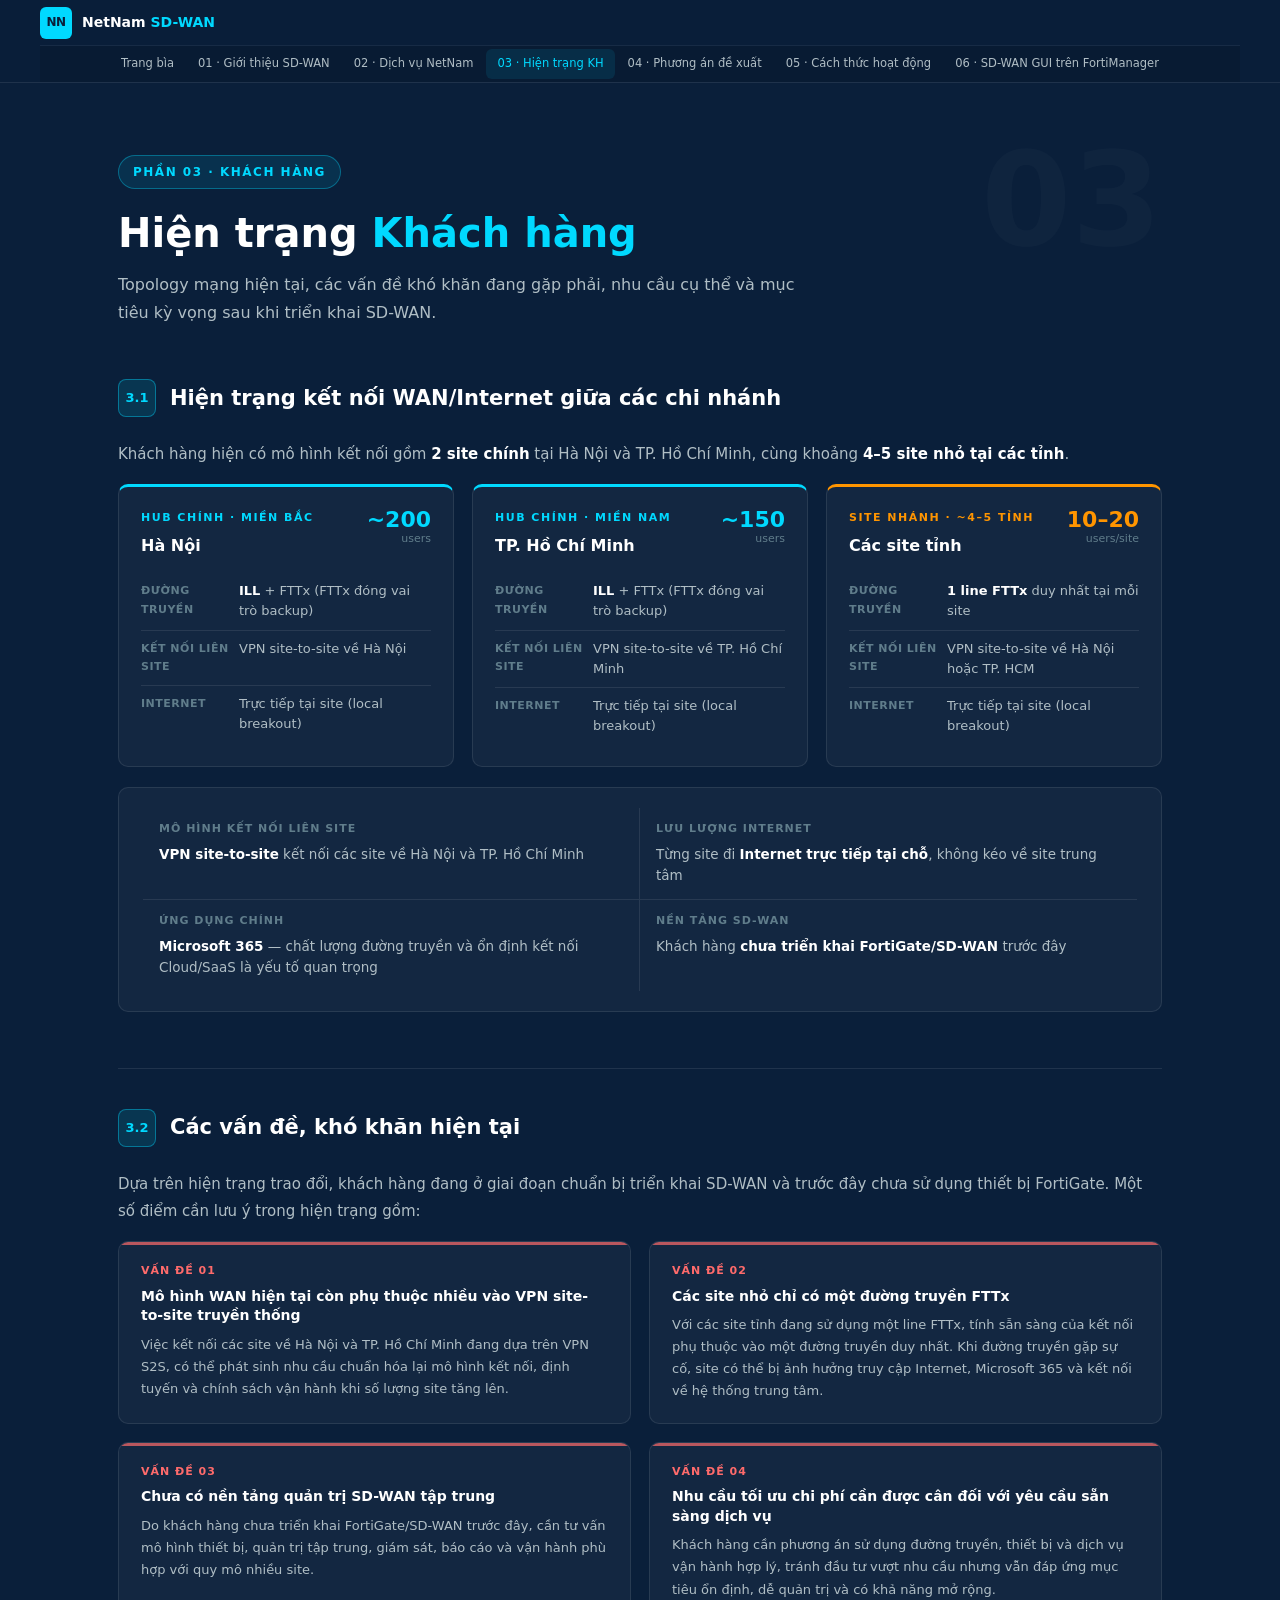
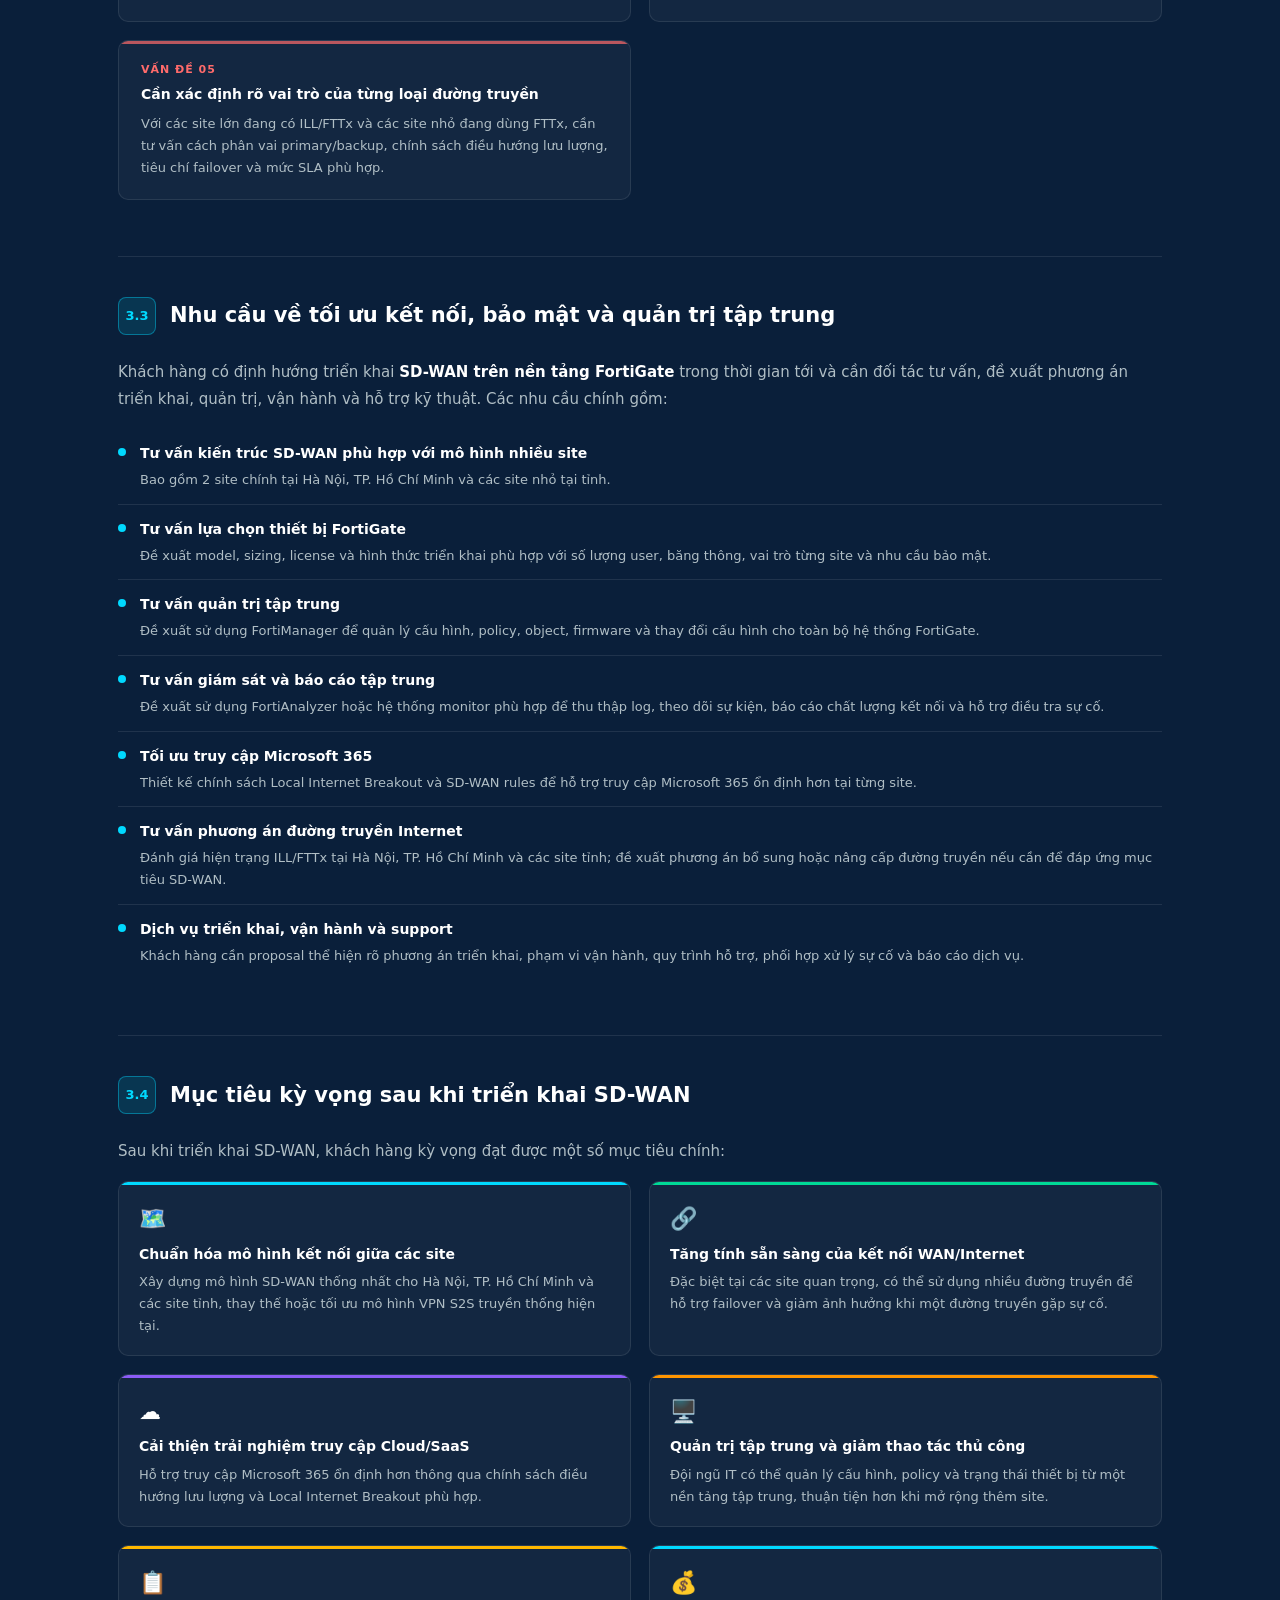
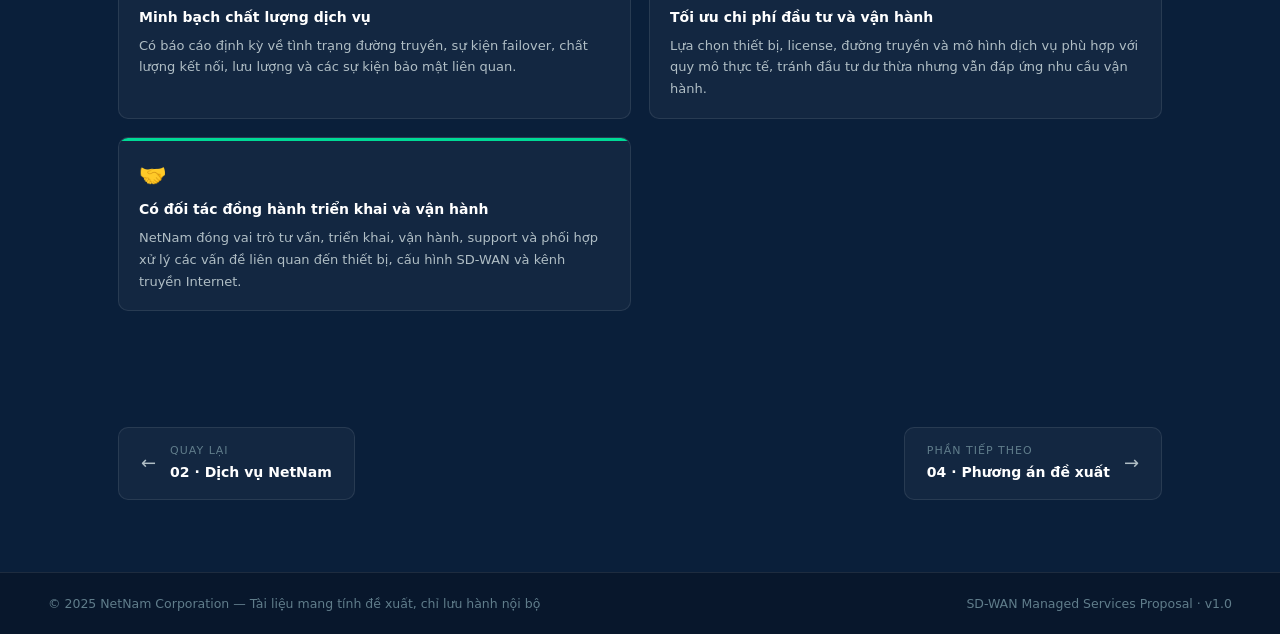
<file: 03-hien-trang-khach-hang.html>
<!DOCTYPE html>
<html lang="vi">
<head>
  <meta charset="UTF-8">
  <meta name="viewport" content="width=device-width, initial-scale=1.0">
  <title>Hiện trạng Khách hàng — NetNam SD-WAN Proposal</title>
  <link rel="stylesheet" href="styles.css">
  <style>
    /* ── All grid cards stretch equally ── */
    .cards-grid { align-items: stretch; }
    .cards-grid > * { display: flex; flex-direction: column; }

    /* ── Site card (3.1) ── */
    .site-card {
      background: var(--bg-card);
      border: 1px solid var(--border);
      border-radius: var(--radius);
      padding: 22px 22px;
      transition: var(--transition);
      position: relative; overflow: hidden;
    }
    .site-card:hover {
      background: var(--bg-card-hover);
      transform: translateY(-2px);
      box-shadow: var(--shadow-sm);
    }
    .site-card.hub  { border-top: 3px solid var(--accent-cyan); }
    .site-card.branch { border-top: 3px solid var(--accent-orange); }

    .site-card-header {
      display: flex; align-items: flex-start;
      justify-content: space-between; gap: 12px;
      margin-bottom: 14px;
    }
    .site-role {
      font-size: 11px; font-weight: 700; letter-spacing: 1.5px;
      text-transform: uppercase; margin-bottom: 4px;
    }
    .hub  .site-role  { color: var(--accent-cyan); }
    .branch .site-role { color: var(--accent-orange); }
    .site-name {
      font-size: 16px; font-weight: 700; color: var(--text-primary);
    }
    .site-users {
      font-size: 22px; font-weight: 800; color: var(--accent-cyan);
      line-height: 1; text-align: right; flex-shrink: 0;
    }
    .branch .site-users { color: var(--accent-orange); }
    .site-users span {
      display: block; font-size: 11px; font-weight: 500;
      color: var(--text-muted); margin-top: 2px;
    }

    .site-rows { display: flex; flex-direction: column; gap: 0; }
    .site-row {
      display: flex; align-items: flex-start; gap: 10px;
      padding: 8px 0;
      border-bottom: 1px solid var(--border);
      font-size: 13px;
    }
    .site-row:last-child { border-bottom: none; }
    .sr-label {
      font-size: 11px; font-weight: 600; letter-spacing: 0.5px;
      color: var(--text-muted); text-transform: uppercase;
      flex-shrink: 0; width: 88px; padding-top: 1px;
    }
    .sr-value { color: var(--text-secondary); line-height: 1.55; }
    .sr-value strong { color: var(--text-primary); font-weight: 600; }

    /* ── Connection model box (3.1) ── */
    .conn-box {
      background: var(--bg-card);
      border: 1px solid var(--border);
      border-radius: var(--radius);
      padding: 20px 24px;
      margin-top: 20px;
      display: grid; grid-template-columns: repeat(2, 1fr); gap: 0;
    }
    .conn-item {
      padding: 12px 16px;
      border-right: 1px solid var(--border);
    }
    .conn-item:nth-child(even) { border-right: none; }
    .conn-item:nth-child(n+3) { border-top: 1px solid var(--border); }
    .conn-label {
      font-size: 11px; font-weight: 600; letter-spacing: 1px;
      text-transform: uppercase; color: var(--text-muted);
      margin-bottom: 5px;
    }
    .conn-value {
      font-size: 13.5px; color: var(--text-secondary); line-height: 1.6;
    }
    .conn-value strong { color: var(--text-primary); font-weight: 600; }

    /* ── Problem cards (3.2) ── */
    .problem-card {
      background: var(--bg-card);
      border: 1px solid var(--border);
      border-radius: var(--radius);
      padding: 20px 22px;
      transition: var(--transition);
      position: relative; overflow: hidden;
    }
    .problem-card:hover {
      background: var(--bg-card-hover);
      box-shadow: var(--shadow-sm);
    }
    .problem-card::before {
      content: ''; position: absolute;
      top: 0; left: 0; right: 0; height: 3px;
      background: rgba(255,107,107,0.7);
    }
    .problem-num {
      font-size: 11px; font-weight: 700; letter-spacing: 1px;
      text-transform: uppercase; color: var(--accent-red);
      margin-bottom: 6px;
    }
    .problem-title {
      font-size: 14px; font-weight: 700;
      color: var(--text-primary); margin-bottom: 8px; line-height: 1.4;
    }
    .problem-desc {
      font-size: 13px; color: var(--text-secondary); line-height: 1.7;
    }

    /* ── Need items (3.3) ── */
    .need-item {
      display: flex; align-items: flex-start; gap: 14px;
      padding: 13px 0;
      border-bottom: 1px solid var(--border);
    }
    .need-item:last-child { border-bottom: none; }
    .need-dot {
      width: 8px; height: 8px; border-radius: 50%;
      background: var(--accent-cyan); flex-shrink: 0;
      margin-top: 6px;
    }
    .need-body { flex: 1; }
    .need-name {
      font-size: 14px; font-weight: 700;
      color: var(--text-primary); margin-bottom: 3px;
    }
    .need-desc {
      font-size: 13px; color: var(--text-secondary); line-height: 1.68;
    }

    /* ── Goal cards (3.4) ── */
    .goal-card {
      background: var(--bg-card);
      border: 1px solid var(--border);
      border-radius: var(--radius);
      padding: 18px 20px;
      transition: var(--transition);
      display: flex; flex-direction: column; gap: 7px;
    }
    .goal-card:hover {
      background: var(--bg-card-hover);
      transform: translateY(-2px);
      box-shadow: var(--shadow-sm);
    }
    .goal-card::before {
      content: ''; position: absolute;
      top: 0; left: 0; right: 0; height: 3px;
    }
    .goal-card { position: relative; overflow: hidden; }
    .goal-card:nth-child(1)::before { background: var(--accent-cyan); }
    .goal-card:nth-child(2)::before { background: var(--accent-green); }
    .goal-card:nth-child(3)::before { background: var(--accent-purple); }
    .goal-card:nth-child(4)::before { background: var(--accent-orange); }
    .goal-card:nth-child(5)::before { background: var(--accent-gold); }
    .goal-card:nth-child(6)::before { background: var(--accent-cyan); }
    .goal-card:nth-child(7)::before { background: var(--accent-green); }
    .goal-icon { font-size: 22px; }
    .goal-title {
      font-size: 14px; font-weight: 700;
      color: var(--text-primary); line-height: 1.4;
    }
    .goal-desc {
      font-size: 13px; color: var(--text-secondary); line-height: 1.68;
    }

    @media (max-width: 960px) {
      .conn-box { grid-template-columns: 1fr; }
      .conn-item { border-right: none; border-top: 1px solid var(--border); }
      .conn-item:first-child { border-top: none; }
    }
  </style>
</head>
<body>

  <!-- ══ NAVBAR ══ -->
  <nav class="navbar">
    <div class="navbar-brand">
      <div class="navbar-logo">NN</div>
      <span class="navbar-name">NetNam <span>SD-WAN</span></span>
    </div>
    <ul class="navbar-links">
      <li><a href="index.html">Trang bìa</a></li>
      <li><a href="01-gioi-thieu-sdwan.html">01 · Giới thiệu SD-WAN</a></li>
      <li><a href="02-dich-vu-netnam.html">02 · Dịch vụ NetNam</a></li>
      <li><a href="03-hien-trang-khach-hang.html" class="active">03 · Hiện trạng KH</a></li>
      <li><a href="04-phuong-an-de-xuat.html">04 · Phương án đề xuất</a></li>
      <li><a href="05-cach-thuc-hoat-dong.html">05 · Cách thức hoạt động</a></li>
      <li><a href="06-giam-sat-tap-trung.html">06 · SD-WAN GUI trên FortiManager</a></li>
    </ul>
  </nav>

  <!-- ══ PAGE HERO ══ -->
  <header class="page-hero">
    <div class="hero-badge">Phần 03 · Khách hàng</div>
    <h1>Hiện trạng <span style="color:var(--accent-cyan)">Khách hàng</span></h1>
    <p class="hero-desc">
      Topology mạng hiện tại, các vấn đề khó khăn đang gặp phải, nhu cầu cụ thể và mục tiêu kỳ vọng sau khi triển khai SD-WAN.
    </p>
    <div class="ghost-number">03</div>
  </header>

  <!-- ══ CONTENT ══ -->
  <main class="content">

    <!-- ─── 3.1 Hiện trạng kết nối ─── -->
    <div class="section-block">
      <div class="section-heading">
        <div class="section-num">3.1</div>
        <h2>Hiện trạng kết nối WAN/Internet giữa các chi nhánh</h2>
      </div>

      <p class="prose">
        Khách hàng hiện có mô hình kết nối gồm <strong>2 site chính</strong> tại Hà Nội và TP. Hồ Chí Minh, cùng khoảng <strong>4–5 site nhỏ tại các tỉnh</strong>.
      </p>

      <!-- Site cards -->
      <div class="cards-grid cols-3">

        <div class="site-card hub">
          <div class="site-card-header">
            <div>
              <div class="site-role">Hub chính · Miền Bắc</div>
              <div class="site-name">Hà Nội</div>
            </div>
            <div class="site-users">~200<span>users</span></div>
          </div>
          <div class="site-rows">
            <div class="site-row">
              <span class="sr-label">Đường truyền</span>
              <span class="sr-value"><strong>ILL</strong> + FTTx (FTTx đóng vai trò backup)</span>
            </div>
            <div class="site-row">
              <span class="sr-label">Kết nối liên site</span>
              <span class="sr-value">VPN site-to-site về Hà Nội</span>
            </div>
            <div class="site-row">
              <span class="sr-label">Internet</span>
              <span class="sr-value">Trực tiếp tại site (local breakout)</span>
            </div>
          </div>
        </div>

        <div class="site-card hub">
          <div class="site-card-header">
            <div>
              <div class="site-role">Hub chính · Miền Nam</div>
              <div class="site-name">TP. Hồ Chí Minh</div>
            </div>
            <div class="site-users">~150<span>users</span></div>
          </div>
          <div class="site-rows">
            <div class="site-row">
              <span class="sr-label">Đường truyền</span>
              <span class="sr-value"><strong>ILL</strong> + FTTx (FTTx đóng vai trò backup)</span>
            </div>
            <div class="site-row">
              <span class="sr-label">Kết nối liên site</span>
              <span class="sr-value">VPN site-to-site về TP. Hồ Chí Minh</span>
            </div>
            <div class="site-row">
              <span class="sr-label">Internet</span>
              <span class="sr-value">Trực tiếp tại site (local breakout)</span>
            </div>
          </div>
        </div>

        <div class="site-card branch">
          <div class="site-card-header">
            <div>
              <div class="site-role">Site nhánh · ~4–5 tỉnh</div>
              <div class="site-name">Các site tỉnh</div>
            </div>
            <div class="site-users">10–20<span>users/site</span></div>
          </div>
          <div class="site-rows">
            <div class="site-row">
              <span class="sr-label">Đường truyền</span>
              <span class="sr-value"><strong>1 line FTTx</strong> duy nhất tại mỗi site</span>
            </div>
            <div class="site-row">
              <span class="sr-label">Kết nối liên site</span>
              <span class="sr-value">VPN site-to-site về Hà Nội hoặc TP. HCM</span>
            </div>
            <div class="site-row">
              <span class="sr-label">Internet</span>
              <span class="sr-value">Trực tiếp tại site (local breakout)</span>
            </div>
          </div>
        </div>

      </div>

      <!-- Connection model summary -->
      <div class="conn-box">
        <div class="conn-item">
          <div class="conn-label">Mô hình kết nối liên site</div>
          <div class="conn-value"><strong>VPN site-to-site</strong> kết nối các site về Hà Nội và TP. Hồ Chí Minh</div>
        </div>
        <div class="conn-item">
          <div class="conn-label">Lưu lượng Internet</div>
          <div class="conn-value">Từng site đi <strong>Internet trực tiếp tại chỗ</strong>, không kéo về site trung tâm</div>
        </div>
        <div class="conn-item">
          <div class="conn-label">Ứng dụng chính</div>
          <div class="conn-value"><strong>Microsoft 365</strong> — chất lượng đường truyền và ổn định kết nối Cloud/SaaS là yếu tố quan trọng</div>
        </div>
        <div class="conn-item">
          <div class="conn-label">Nền tảng SD-WAN</div>
          <div class="conn-value">Khách hàng <strong>chưa triển khai FortiGate/SD-WAN</strong> trước đây</div>
        </div>
      </div>
    </div>

    <div class="divider"></div>

    <!-- ─── 3.2 Các vấn đề, khó khăn ─── -->
    <div class="section-block">
      <div class="section-heading">
        <div class="section-num">3.2</div>
        <h2>Các vấn đề, khó khăn hiện tại</h2>
      </div>

      <p class="prose">
        Dựa trên hiện trạng trao đổi, khách hàng đang ở giai đoạn chuẩn bị triển khai SD-WAN và trước đây chưa sử dụng thiết bị FortiGate. Một số điểm cần lưu ý trong hiện trạng gồm:
      </p>

      <div class="cards-grid cols-2">

        <div class="problem-card">
          <div class="problem-num">Vấn đề 01</div>
          <div class="problem-title">Mô hình WAN hiện tại còn phụ thuộc nhiều vào VPN site-to-site truyền thống</div>
          <div class="problem-desc">Việc kết nối các site về Hà Nội và TP. Hồ Chí Minh đang dựa trên VPN S2S, có thể phát sinh nhu cầu chuẩn hóa lại mô hình kết nối, định tuyến và chính sách vận hành khi số lượng site tăng lên.</div>
        </div>

        <div class="problem-card">
          <div class="problem-num">Vấn đề 02</div>
          <div class="problem-title">Các site nhỏ chỉ có một đường truyền FTTx</div>
          <div class="problem-desc">Với các site tỉnh đang sử dụng một line FTTx, tính sẵn sàng của kết nối phụ thuộc vào một đường truyền duy nhất. Khi đường truyền gặp sự cố, site có thể bị ảnh hưởng truy cập Internet, Microsoft 365 và kết nối về hệ thống trung tâm.</div>
        </div>

        <div class="problem-card">
          <div class="problem-num">Vấn đề 03</div>
          <div class="problem-title">Chưa có nền tảng quản trị SD-WAN tập trung</div>
          <div class="problem-desc">Do khách hàng chưa triển khai FortiGate/SD-WAN trước đây, cần tư vấn mô hình thiết bị, quản trị tập trung, giám sát, báo cáo và vận hành phù hợp với quy mô nhiều site.</div>
        </div>

        <div class="problem-card">
          <div class="problem-num">Vấn đề 04</div>
          <div class="problem-title">Nhu cầu tối ưu chi phí cần được cân đối với yêu cầu sẵn sàng dịch vụ</div>
          <div class="problem-desc">Khách hàng cần phương án sử dụng đường truyền, thiết bị và dịch vụ vận hành hợp lý, tránh đầu tư vượt nhu cầu nhưng vẫn đáp ứng mục tiêu ổn định, dễ quản trị và có khả năng mở rộng.</div>
        </div>

        <div class="problem-card">
          <div class="problem-num">Vấn đề 05</div>
          <div class="problem-title">Cần xác định rõ vai trò của từng loại đường truyền</div>
          <div class="problem-desc">Với các site lớn đang có ILL/FTTx và các site nhỏ đang dùng FTTx, cần tư vấn cách phân vai primary/backup, chính sách điều hướng lưu lượng, tiêu chí failover và mức SLA phù hợp.</div>
        </div>

      </div>
    </div>

    <div class="divider"></div>

    <!-- ─── 3.3 Nhu cầu ─── -->
    <div class="section-block">
      <div class="section-heading">
        <div class="section-num">3.3</div>
        <h2>Nhu cầu về tối ưu kết nối, bảo mật và quản trị tập trung</h2>
      </div>

      <p class="prose">
        Khách hàng có định hướng triển khai <strong>SD-WAN trên nền tảng FortiGate</strong> trong thời gian tới và cần đối tác tư vấn, đề xuất phương án triển khai, quản trị, vận hành và hỗ trợ kỹ thuật. Các nhu cầu chính gồm:
      </p>

      <div class="need-item">
        <div class="need-dot"></div>
        <div class="need-body">
          <div class="need-name">Tư vấn kiến trúc SD-WAN phù hợp với mô hình nhiều site</div>
          <div class="need-desc">Bao gồm 2 site chính tại Hà Nội, TP. Hồ Chí Minh và các site nhỏ tại tỉnh.</div>
        </div>
      </div>
      <div class="need-item">
        <div class="need-dot"></div>
        <div class="need-body">
          <div class="need-name">Tư vấn lựa chọn thiết bị FortiGate</div>
          <div class="need-desc">Đề xuất model, sizing, license và hình thức triển khai phù hợp với số lượng user, băng thông, vai trò từng site và nhu cầu bảo mật.</div>
        </div>
      </div>
      <div class="need-item">
        <div class="need-dot"></div>
        <div class="need-body">
          <div class="need-name">Tư vấn quản trị tập trung</div>
          <div class="need-desc">Đề xuất sử dụng FortiManager để quản lý cấu hình, policy, object, firmware và thay đổi cấu hình cho toàn bộ hệ thống FortiGate.</div>
        </div>
      </div>
      <div class="need-item">
        <div class="need-dot"></div>
        <div class="need-body">
          <div class="need-name">Tư vấn giám sát và báo cáo tập trung</div>
          <div class="need-desc">Đề xuất sử dụng FortiAnalyzer hoặc hệ thống monitor phù hợp để thu thập log, theo dõi sự kiện, báo cáo chất lượng kết nối và hỗ trợ điều tra sự cố.</div>
        </div>
      </div>
      <div class="need-item">
        <div class="need-dot"></div>
        <div class="need-body">
          <div class="need-name">Tối ưu truy cập Microsoft 365</div>
          <div class="need-desc">Thiết kế chính sách Local Internet Breakout và SD-WAN rules để hỗ trợ truy cập Microsoft 365 ổn định hơn tại từng site.</div>
        </div>
      </div>
      <div class="need-item">
        <div class="need-dot"></div>
        <div class="need-body">
          <div class="need-name">Tư vấn phương án đường truyền Internet</div>
          <div class="need-desc">Đánh giá hiện trạng ILL/FTTx tại Hà Nội, TP. Hồ Chí Minh và các site tỉnh; đề xuất phương án bổ sung hoặc nâng cấp đường truyền nếu cần để đáp ứng mục tiêu SD-WAN.</div>
        </div>
      </div>
      <div class="need-item">
        <div class="need-dot"></div>
        <div class="need-body">
          <div class="need-name">Dịch vụ triển khai, vận hành và support</div>
          <div class="need-desc">Khách hàng cần proposal thể hiện rõ phương án triển khai, phạm vi vận hành, quy trình hỗ trợ, phối hợp xử lý sự cố và báo cáo dịch vụ.</div>
        </div>
      </div>
    </div>

    <div class="divider"></div>

    <!-- ─── 3.4 Mục tiêu kỳ vọng ─── -->
    <div class="section-block">
      <div class="section-heading">
        <div class="section-num">3.4</div>
        <h2>Mục tiêu kỳ vọng sau khi triển khai SD-WAN</h2>
      </div>

      <p class="prose">
        Sau khi triển khai SD-WAN, khách hàng kỳ vọng đạt được một số mục tiêu chính:
      </p>

      <div class="cards-grid cols-2">

        <div class="goal-card">
          <div class="goal-icon">🗺️</div>
          <div class="goal-title">Chuẩn hóa mô hình kết nối giữa các site</div>
          <div class="goal-desc">Xây dựng mô hình SD-WAN thống nhất cho Hà Nội, TP. Hồ Chí Minh và các site tỉnh, thay thế hoặc tối ưu mô hình VPN S2S truyền thống hiện tại.</div>
        </div>

        <div class="goal-card">
          <div class="goal-icon">🔗</div>
          <div class="goal-title">Tăng tính sẵn sàng của kết nối WAN/Internet</div>
          <div class="goal-desc">Đặc biệt tại các site quan trọng, có thể sử dụng nhiều đường truyền để hỗ trợ failover và giảm ảnh hưởng khi một đường truyền gặp sự cố.</div>
        </div>

        <div class="goal-card">
          <div class="goal-icon">☁️</div>
          <div class="goal-title">Cải thiện trải nghiệm truy cập Cloud/SaaS</div>
          <div class="goal-desc">Hỗ trợ truy cập Microsoft 365 ổn định hơn thông qua chính sách điều hướng lưu lượng và Local Internet Breakout phù hợp.</div>
        </div>

        <div class="goal-card">
          <div class="goal-icon">🖥️</div>
          <div class="goal-title">Quản trị tập trung và giảm thao tác thủ công</div>
          <div class="goal-desc">Đội ngũ IT có thể quản lý cấu hình, policy và trạng thái thiết bị từ một nền tảng tập trung, thuận tiện hơn khi mở rộng thêm site.</div>
        </div>

        <div class="goal-card">
          <div class="goal-icon">📋</div>
          <div class="goal-title">Minh bạch chất lượng dịch vụ</div>
          <div class="goal-desc">Có báo cáo định kỳ về tình trạng đường truyền, sự kiện failover, chất lượng kết nối, lưu lượng và các sự kiện bảo mật liên quan.</div>
        </div>

        <div class="goal-card">
          <div class="goal-icon">💰</div>
          <div class="goal-title">Tối ưu chi phí đầu tư và vận hành</div>
          <div class="goal-desc">Lựa chọn thiết bị, license, đường truyền và mô hình dịch vụ phù hợp với quy mô thực tế, tránh đầu tư dư thừa nhưng vẫn đáp ứng nhu cầu vận hành.</div>
        </div>

        <div class="goal-card">
          <div class="goal-icon">🤝</div>
          <div class="goal-title">Có đối tác đồng hành triển khai và vận hành</div>
          <div class="goal-desc">NetNam đóng vai trò tư vấn, triển khai, vận hành, support và phối hợp xử lý các vấn đề liên quan đến thiết bị, cấu hình SD-WAN và kênh truyền Internet.</div>
        </div>

      </div>
    </div>

  </main>

  <!-- ══ PAGE NAVIGATION ══ -->
  <nav class="page-nav">
    <a href="02-dich-vu-netnam.html" class="nav-btn prev">
      <span class="nav-arrow">←</span>
      <span class="nav-text">
        <span class="nav-lbl">Quay lại</span>
        <span class="nav-ttl">02 · Dịch vụ NetNam</span>
      </span>
    </a>
    <a href="04-phuong-an-de-xuat.html" class="nav-btn next">
      <span class="nav-arrow">→</span>
      <span class="nav-text">
        <span class="nav-lbl">Phần tiếp theo</span>
        <span class="nav-ttl">04 · Phương án đề xuất</span>
      </span>
    </a>
  </nav>

  <!-- ══ FOOTER ══ -->
  <footer class="footer">
    <span>© 2025 NetNam Corporation — Tài liệu mang tính đề xuất, chỉ lưu hành nội bộ</span>
    <span>SD-WAN Managed Services Proposal · v1.0</span>
  </footer>

</body>
</html>
</file>
<file: styles.css>
/* ============================================================
   NetNam SD-WAN Proposal — Shared Stylesheet
   ============================================================ */

:root {
  --bg-primary:    #0A1F3A;
  --bg-secondary:  #0D2A4F;
  --bg-card:       rgba(255,255,255,0.04);
  --bg-card-hover: rgba(255,255,255,0.08);

  --accent-cyan:   #00D9FF;
  --accent-orange: #FF9500;
  --accent-green:  #00D996;
  --accent-purple: #8B5CF6;
  --accent-gold:   #FFB800;
  --accent-red:    #FF6B6B;

  --text-primary:  #FFFFFF;
  --text-secondary:#B0BEC5;
  --text-muted:    #607D8B;

  --border:        rgba(255,255,255,0.09);
  --border-accent: rgba(0,217,255,0.35);

  --font:          'Segoe UI', system-ui, -apple-system, sans-serif;
  --radius:        10px;
  --radius-sm:     6px;
  --transition:    0.25s ease;
  --shadow:        0 8px 32px rgba(0,0,0,0.35);
  --shadow-sm:     0 4px 16px rgba(0,0,0,0.2);
  --max-w:         1140px;
}

/* ── Reset ── */
*, *::before, *::after { box-sizing: border-box; margin: 0; padding: 0; }
html { scroll-behavior: smooth; }
body {
  font-family: var(--font);
  background: var(--bg-primary);
  color: var(--text-primary);
  line-height: 1.7;
  min-height: 100vh;
}
a { text-decoration: none; color: inherit; }
img { max-width: 100%; display: block; }

/* ── Navbar ── */
.navbar {
  position: sticky; top: 0; z-index: 200;
  background: rgba(10,31,58,0.92);
  backdrop-filter: blur(14px);
  border-bottom: 1px solid var(--border);
  display: flex;
  flex-wrap: wrap;
  align-items: center;
  padding: 0 40px;
}

.navbar-brand {
  display: flex; align-items: center; gap: 10px;
  flex: 0 0 100%;
  height: 46px;
  border-bottom: 1px solid rgba(255,255,255,0.06);
}
.navbar-logo {
  width: 32px; height: 32px;
  background: var(--accent-cyan);
  border-radius: var(--radius-sm);
  display: flex; align-items: center; justify-content: center;
  font-size: 12px; font-weight: 800; color: var(--bg-primary);
  letter-spacing: -0.5px;
}
.navbar-name {
  font-size: 14px; font-weight: 700; color: var(--text-primary);
}
.navbar-name span { color: var(--accent-cyan); }

.navbar-links {
  display: flex; gap: 2px; list-style: none;
  flex: 0 0 100%;
  height: 36px;
  align-items: center;
  justify-content: center;
  overflow: hidden;
  background: rgba(0,0,0,0.12);
}
.navbar-links li a {
  display: block;
  padding: 5px 11px;
  border-radius: var(--radius-sm);
  font-size: 11.5px; color: var(--text-secondary);
  transition: var(--transition);
  white-space: nowrap;
}
.navbar-links li a:hover { color: var(--text-primary); background: rgba(255,255,255,0.06); }
.navbar-links li a.active {
  color: var(--accent-cyan);
  background: rgba(0,217,255,0.1);
}

/* ── Container ── */
.container {
  max-width: var(--max-w);
  margin: 0 auto;
  padding: 0 48px;
}

/* ── Page Hero (sections 01-06) ── */
.page-hero {
  padding: 72px 48px 52px;
  max-width: var(--max-w);
  margin: 0 auto;
  position: relative;
  overflow: hidden;
}
.page-hero .hero-badge {
  display: inline-flex; align-items: center; gap: 8px;
  padding: 6px 14px;
  background: rgba(0,217,255,0.1);
  border: 1px solid var(--border-accent);
  border-radius: 20px;
  font-size: 12px; font-weight: 600;
  color: var(--accent-cyan);
  letter-spacing: 1.5px; text-transform: uppercase;
  margin-bottom: 20px;
}
.page-hero h1 {
  font-size: 40px; font-weight: 800; line-height: 1.2;
  margin-bottom: 14px; color: var(--text-primary);
}
.page-hero .hero-desc {
  font-size: 16px; color: var(--text-secondary);
  max-width: 680px; line-height: 1.75;
}
.page-hero .ghost-number {
  position: absolute; right: 48px; top: 52px;
  font-size: 130px; font-weight: 900;
  color: rgba(255,255,255,0.025);
  line-height: 1; pointer-events: none; user-select: none;
}

/* ── Content area ── */
.content {
  max-width: var(--max-w);
  margin: 0 auto;
  padding: 0 48px 60px;
}

/* ── Section block ── */
.section-block { margin-bottom: 56px; }

.section-heading {
  display: flex; align-items: center; gap: 14px;
  margin-bottom: 24px;
}
.section-num {
  width: 38px; height: 38px; flex-shrink: 0;
  border-radius: 8px;
  background: rgba(0,217,255,0.12);
  border: 1px solid rgba(0,217,255,0.4);
  display: flex; align-items: center; justify-content: center;
  font-size: 13px; font-weight: 700; color: var(--accent-cyan);
}
.section-heading h2 {
  font-size: 21px; font-weight: 700; color: var(--text-primary);
}

.subsection-title {
  font-size: 17px; font-weight: 600;
  color: var(--accent-cyan);
  margin: 28px 0 12px;
}
.subsection-title.orange { color: var(--accent-orange); }
.subsection-title.green  { color: var(--accent-green); }
.subsection-title.purple { color: var(--accent-purple); }
.subsection-title.gold   { color: var(--accent-gold); }

.prose {
  font-size: 15px; color: var(--text-secondary); line-height: 1.8;
  margin-bottom: 16px;
}
.prose strong { color: var(--text-primary); font-weight: 600; }

.divider {
  height: 1px; background: var(--border);
  margin: 40px 0;
}

/* ── Cards grid ── */
.cards-grid {
  display: grid; gap: 18px;
}
.cols-1 { grid-template-columns: 1fr; }
.cols-2 { grid-template-columns: repeat(2, 1fr); }
.cols-3 { grid-template-columns: repeat(3, 1fr); }
.cols-4 { grid-template-columns: repeat(4, 1fr); }

/* ── Card ── */
.card {
  background: var(--bg-card);
  border: 1px solid var(--border);
  border-radius: var(--radius);
  padding: 24px;
  transition: var(--transition);
  position: relative; overflow: hidden;
}
.card::before {
  content: ''; position: absolute;
  top: 0; left: 0; right: 0; height: 3px;
  background: var(--accent-cyan);
}
.card:hover {
  background: var(--bg-card-hover);
  transform: translateY(-2px);
  box-shadow: var(--shadow-sm);
}
.card.orange::before { background: var(--accent-orange); }
.card.green::before  { background: var(--accent-green); }
.card.purple::before { background: var(--accent-purple); }
.card.gold::before   { background: var(--accent-gold); }
.card.red::before    { background: var(--accent-red); }

.card-icon { font-size: 26px; margin-bottom: 10px; }
.card-label {
  font-size: 11px; font-weight: 600;
  letter-spacing: 1.5px; text-transform: uppercase;
  color: var(--accent-cyan); margin-bottom: 7px;
}
.card.orange .card-label { color: var(--accent-orange); }
.card.green  .card-label { color: var(--accent-green); }
.card.purple .card-label { color: var(--accent-purple); }
.card.gold   .card-label { color: var(--accent-gold); }

.card h3 { font-size: 16px; font-weight: 700; color: var(--text-primary); margin-bottom: 9px; }
.card p  { font-size: 13.5px; color: var(--text-secondary); line-height: 1.7; }

/* ── Feature list ── */
.feat-list { list-style: none; }
.feat-list li {
  display: flex; align-items: flex-start; gap: 12px;
  padding: 11px 0;
  border-bottom: 1px solid var(--border);
  font-size: 14px; color: var(--text-secondary); line-height: 1.65;
}
.feat-list li:last-child { border-bottom: none; }
.feat-list li::before {
  content: '›'; color: var(--accent-cyan);
  font-size: 18px; font-weight: 700;
  flex-shrink: 0; margin-top: -2px;
}
.feat-list li strong { color: var(--text-primary); font-weight: 600; }

/* ── Info box ── */
.info-box {
  background: rgba(0,217,255,0.05);
  border: 1px solid rgba(0,217,255,0.2);
  border-left: 3px solid var(--accent-cyan);
  border-radius: var(--radius);
  padding: 16px 20px;
  margin: 20px 0;
  font-size: 14px; color: var(--text-secondary); line-height: 1.75;
}
.info-box strong { color: var(--text-primary); }
.info-box.warning {
  background: rgba(255,149,0,0.05);
  border-color: rgba(255,149,0,0.2);
  border-left-color: var(--accent-orange);
}

/* ── Tabs ── */
.tab-buttons {
  display: flex; gap: 4px;
  border-bottom: 1px solid var(--border);
  margin-bottom: 24px;
  overflow-x: auto;
}
.tab-btn {
  padding: 10px 18px;
  background: none; border: none;
  border-bottom: 2px solid transparent;
  color: var(--text-secondary);
  font-size: 13.5px; font-weight: 500;
  cursor: pointer; white-space: nowrap;
  transition: var(--transition);
  font-family: var(--font);
}
.tab-btn:hover { color: var(--text-primary); }
.tab-btn.active { color: var(--accent-cyan); border-bottom-color: var(--accent-cyan); }
.tab-panel { display: none; }
.tab-panel.active { display: block; }

/* ── Timeline ── */
.timeline { position: relative; padding-left: 50px; }
.timeline::before {
  content: ''; position: absolute;
  left: 18px; top: 8px; bottom: 8px;
  width: 2px; background: var(--border);
}
.tl-item { position: relative; margin-bottom: 30px; }
.tl-item:last-child { margin-bottom: 0; }
.tl-dot {
  position: absolute; left: -41px; top: 0;
  width: 36px; height: 36px; border-radius: 50%;
  background: var(--bg-primary);
  border: 2px solid var(--accent-cyan);
  display: flex; align-items: center; justify-content: center;
  font-size: 13px; font-weight: 700; color: var(--accent-cyan);
}
.tl-dot.orange { border-color: var(--accent-orange); color: var(--accent-orange); }
.tl-dot.green  { border-color: var(--accent-green);  color: var(--accent-green); }
.tl-dot.purple { border-color: var(--accent-purple); color: var(--accent-purple); }
.tl-dot.gold   { border-color: var(--accent-gold);   color: var(--accent-gold); }
.tl-title {
  font-size: 15px; font-weight: 700;
  color: var(--text-primary); margin-bottom: 6px;
}
.tl-body {
  font-size: 14px; color: var(--text-secondary); line-height: 1.7;
}

/* ── Stats row ── */
.stats-row { display: flex; gap: 16px; margin: 24px 0; }
.stat-item {
  flex: 1; text-align: center;
  background: var(--bg-card);
  border: 1px solid var(--border);
  border-radius: var(--radius);
  padding: 20px 16px;
}
.stat-number {
  font-size: 34px; font-weight: 800;
  color: var(--accent-cyan); line-height: 1;
  margin-bottom: 6px;
}
.stat-label { font-size: 13px; color: var(--text-secondary); }

/* ── Image section ── */
.img-wrap { margin: 28px 0; }
.img-wrap img {
  width: 100%;
  border-radius: var(--radius);
  border: 1px solid var(--border);
  box-shadow: var(--shadow);
}
.img-caption {
  text-align: center;
  font-size: 13px; color: var(--text-muted);
  margin-top: 10px; line-height: 1.5;
}

/* ── Table ── */
.data-table {
  width: 100%; border-collapse: collapse;
  font-size: 14px; margin: 16px 0;
}
.data-table th {
  text-align: left; padding: 11px 16px;
  background: rgba(0,217,255,0.08);
  color: var(--accent-cyan);
  font-size: 11.5px; letter-spacing: 1px; text-transform: uppercase;
  border-bottom: 1px solid rgba(0,217,255,0.25);
}
.data-table td {
  padding: 11px 16px; color: var(--text-secondary);
  border-bottom: 1px solid var(--border);
}
.data-table td strong { color: var(--text-primary); }
.data-table tr:last-child td { border-bottom: none; }
.data-table tr:hover td { background: rgba(255,255,255,0.02); }

/* ── Tags ── */
.tag-row { display: flex; flex-wrap: wrap; gap: 8px; margin-top: 12px; }
.tag {
  padding: 4px 12px; border-radius: 4px;
  font-size: 12px; font-weight: 500;
  background: rgba(0,217,255,0.08);
  border: 1px solid rgba(0,217,255,0.22);
  color: var(--accent-cyan);
}

/* ── Accordion ── */
.accordion { }
.acc-item {
  border: 1px solid var(--border);
  border-radius: var(--radius);
  margin-bottom: 8px; overflow: hidden;
}
.acc-header {
  padding: 15px 20px;
  display: flex; align-items: center; gap: 12px;
  background: var(--bg-card);
  cursor: pointer;
  transition: var(--transition);
  user-select: none;
}
.acc-header:hover { background: var(--bg-card-hover); }
.acc-header.open { background: rgba(0,217,255,0.07); }
.acc-label {
  flex: 1; font-size: 15px; font-weight: 600; color: var(--text-primary);
}
.acc-icon {
  color: var(--accent-cyan); font-size: 16px;
  transition: transform var(--transition);
}
.acc-header.open .acc-icon { transform: rotate(180deg); }
.acc-body {
  max-height: 0; overflow: hidden;
  transition: max-height 0.4s ease, padding 0.25s ease;
  padding: 0 20px; background: var(--bg-card);
}
.acc-body.open { max-height: 1000px; padding: 0 20px 20px; }

/* ── Page navigation (Prev / Next) ── */
.page-nav {
  max-width: var(--max-w); margin: 0 auto;
  padding: 0 48px 72px;
  display: flex; justify-content: space-between; align-items: center;
  gap: 16px;
}
.nav-btn {
  display: flex; align-items: center; gap: 14px;
  padding: 14px 22px; min-width: 200px;
  background: var(--bg-card);
  border: 1px solid var(--border);
  border-radius: var(--radius);
  color: var(--text-secondary);
  font-size: 14px;
  transition: var(--transition);
}
.nav-btn:hover {
  background: rgba(0,217,255,0.08);
  border-color: var(--accent-cyan);
  color: var(--accent-cyan);
}
.nav-btn.next { margin-left: auto; flex-direction: row-reverse; }
.nav-arrow { font-size: 18px; transition: transform var(--transition); }
.nav-btn.prev:hover .nav-arrow { transform: translateX(-4px); }
.nav-btn.next:hover .nav-arrow { transform: translateX(4px); }
.nav-text { display: flex; flex-direction: column; }
.nav-lbl { font-size: 11px; color: var(--text-muted); text-transform: uppercase; letter-spacing: 1px; }
.nav-ttl { font-size: 14px; font-weight: 600; color: var(--text-primary); }

/* ── Footer ── */
.footer {
  background: rgba(0,0,0,0.25);
  border-top: 1px solid var(--border);
  padding: 20px 48px;
  display: flex; justify-content: space-between; align-items: center;
  font-size: 12.5px; color: var(--text-muted);
}
.footer a { color: var(--accent-cyan); }
.footer a:hover { text-decoration: underline; }

/* ── Responsive ── */
@media (max-width: 960px) {
  .cols-4 { grid-template-columns: repeat(2, 1fr); }
  .cols-3 { grid-template-columns: repeat(2, 1fr); }
  .page-hero h1 { font-size: 30px; }
  .page-hero .ghost-number { display: none; }
  .navbar { padding: 0 20px; }
  .navbar-links { display: none; }
  .container, .content, .page-hero, .page-nav { padding-left: 20px; padding-right: 20px; }
  .footer { padding: 16px 20px; flex-direction: column; gap: 8px; text-align: center; }
  .stats-row { flex-wrap: wrap; }
  .stat-item { min-width: calc(50% - 8px); }
}
@media (max-width: 600px) {
  .cols-2, .cols-3, .cols-4 { grid-template-columns: 1fr; }
  .page-nav { flex-direction: column; }
  .nav-btn.next { margin-left: 0; width: 100%; }
  .nav-btn { width: 100%; min-width: unset; }
}
</file>
